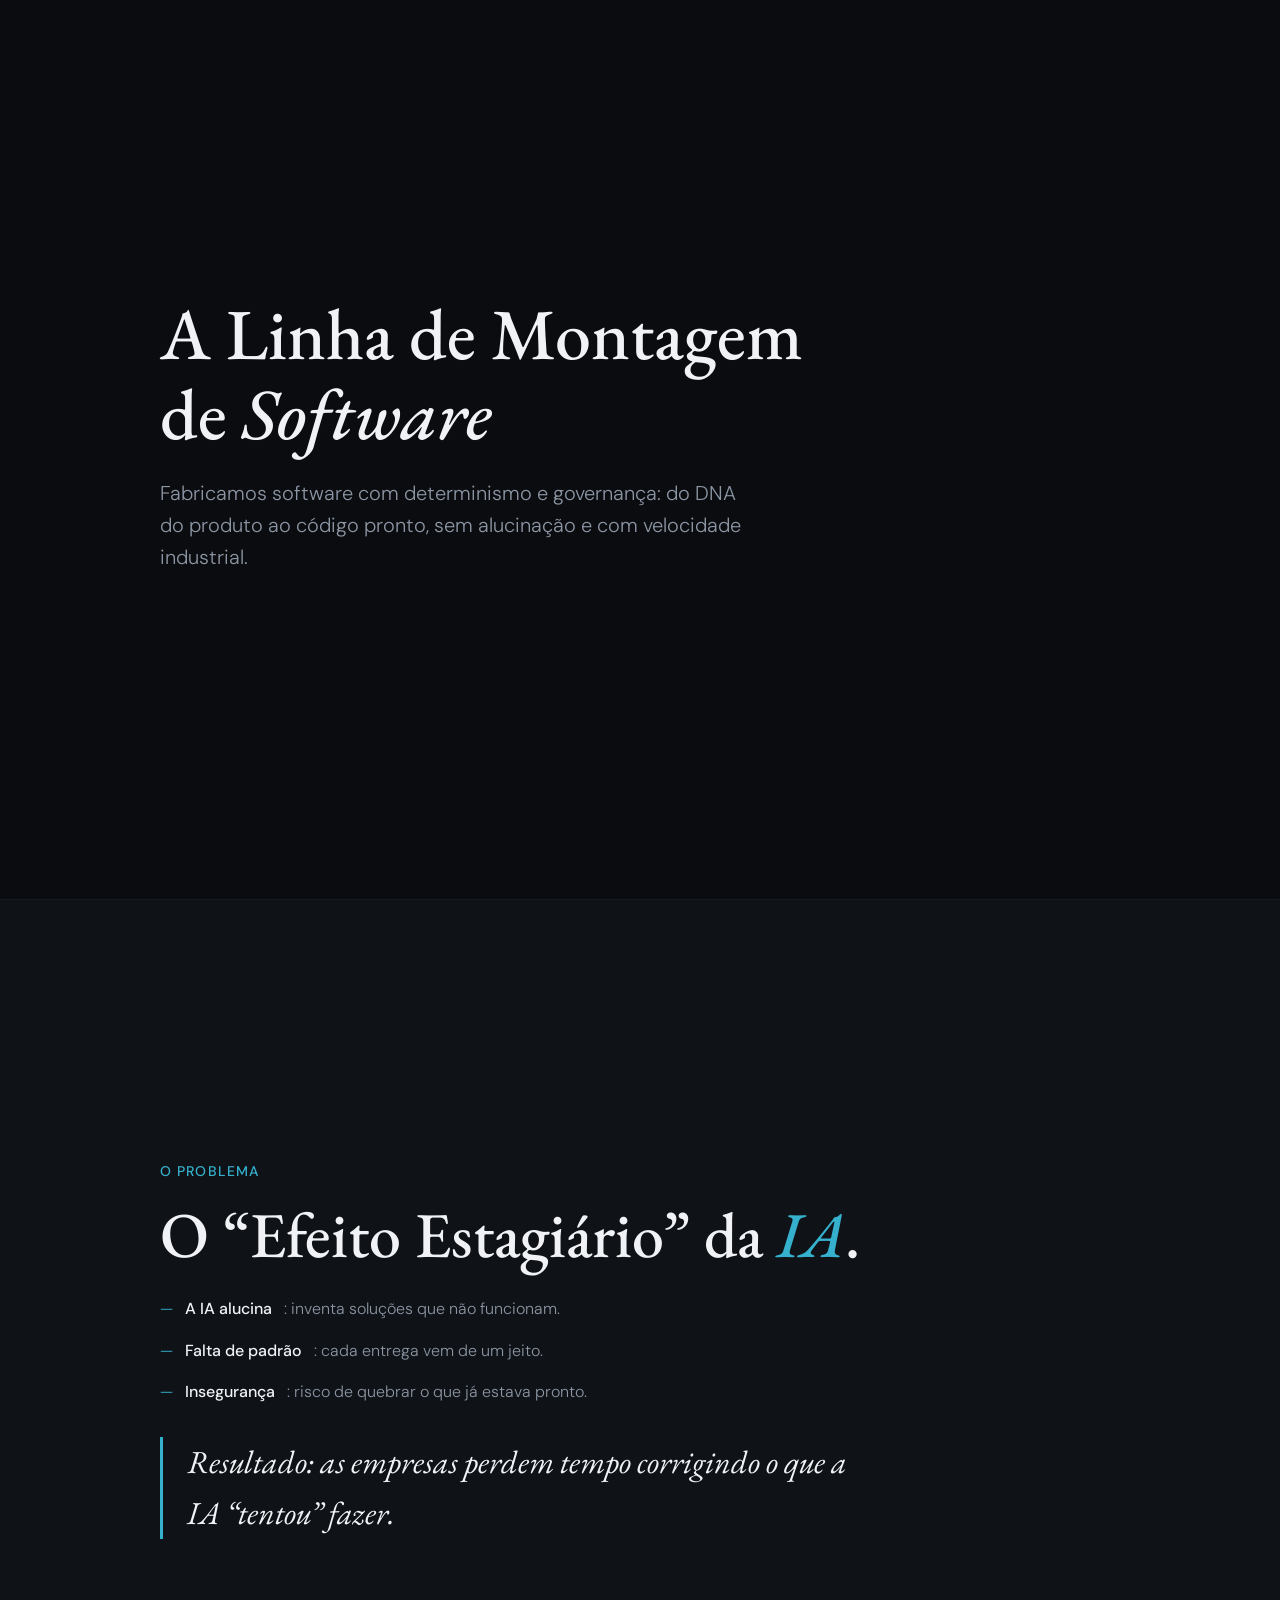
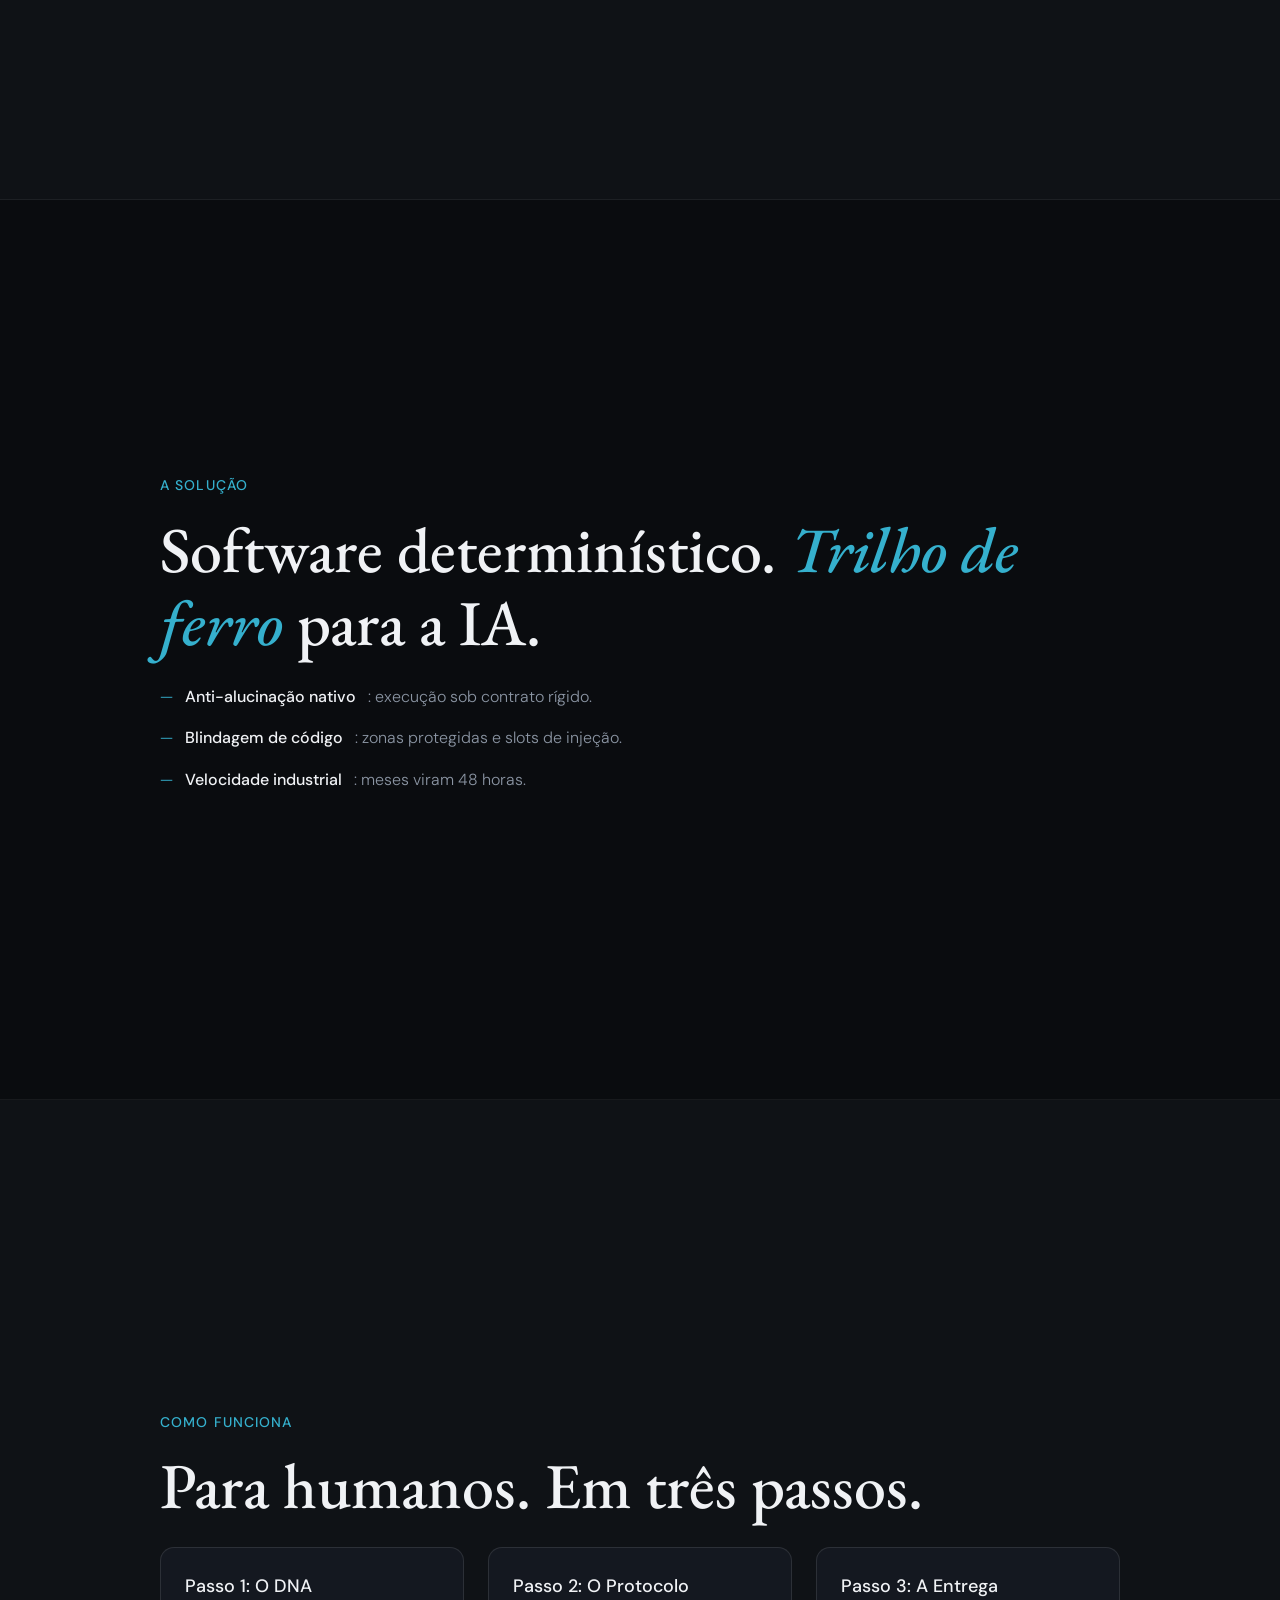
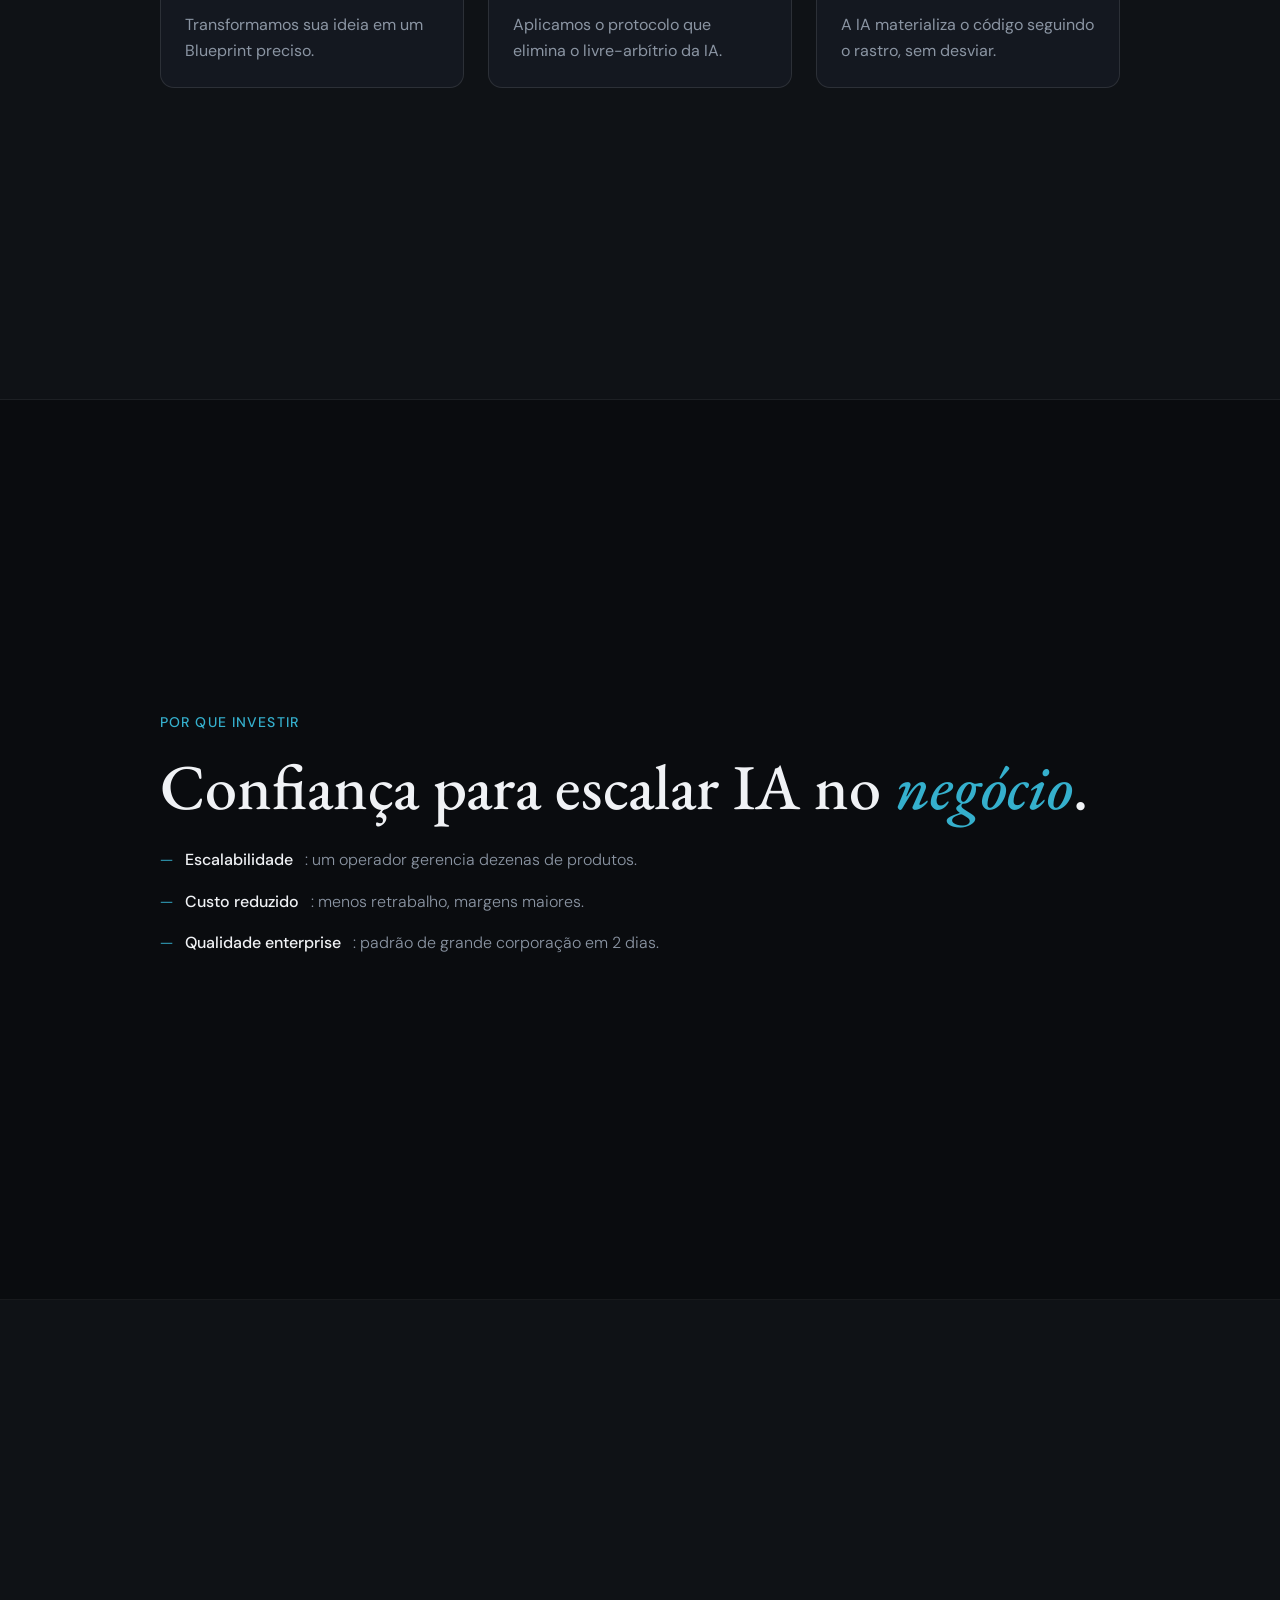
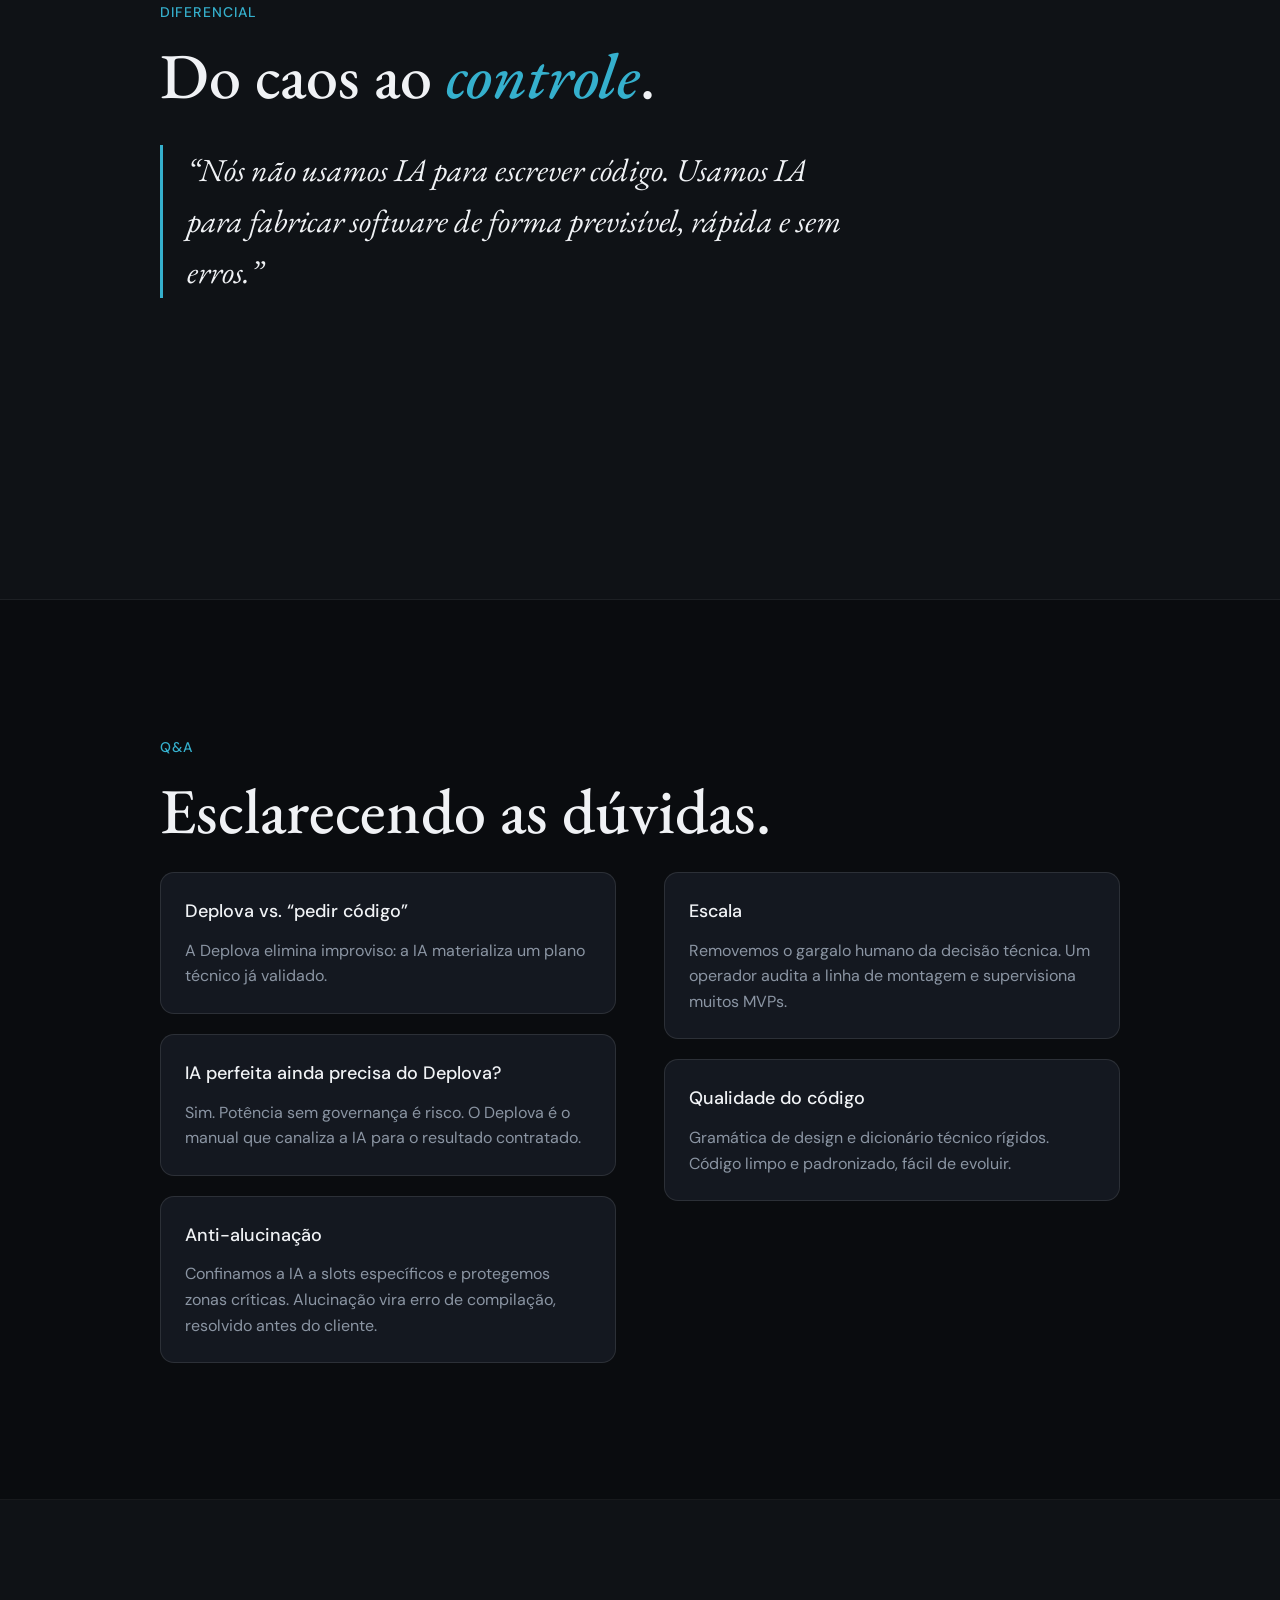
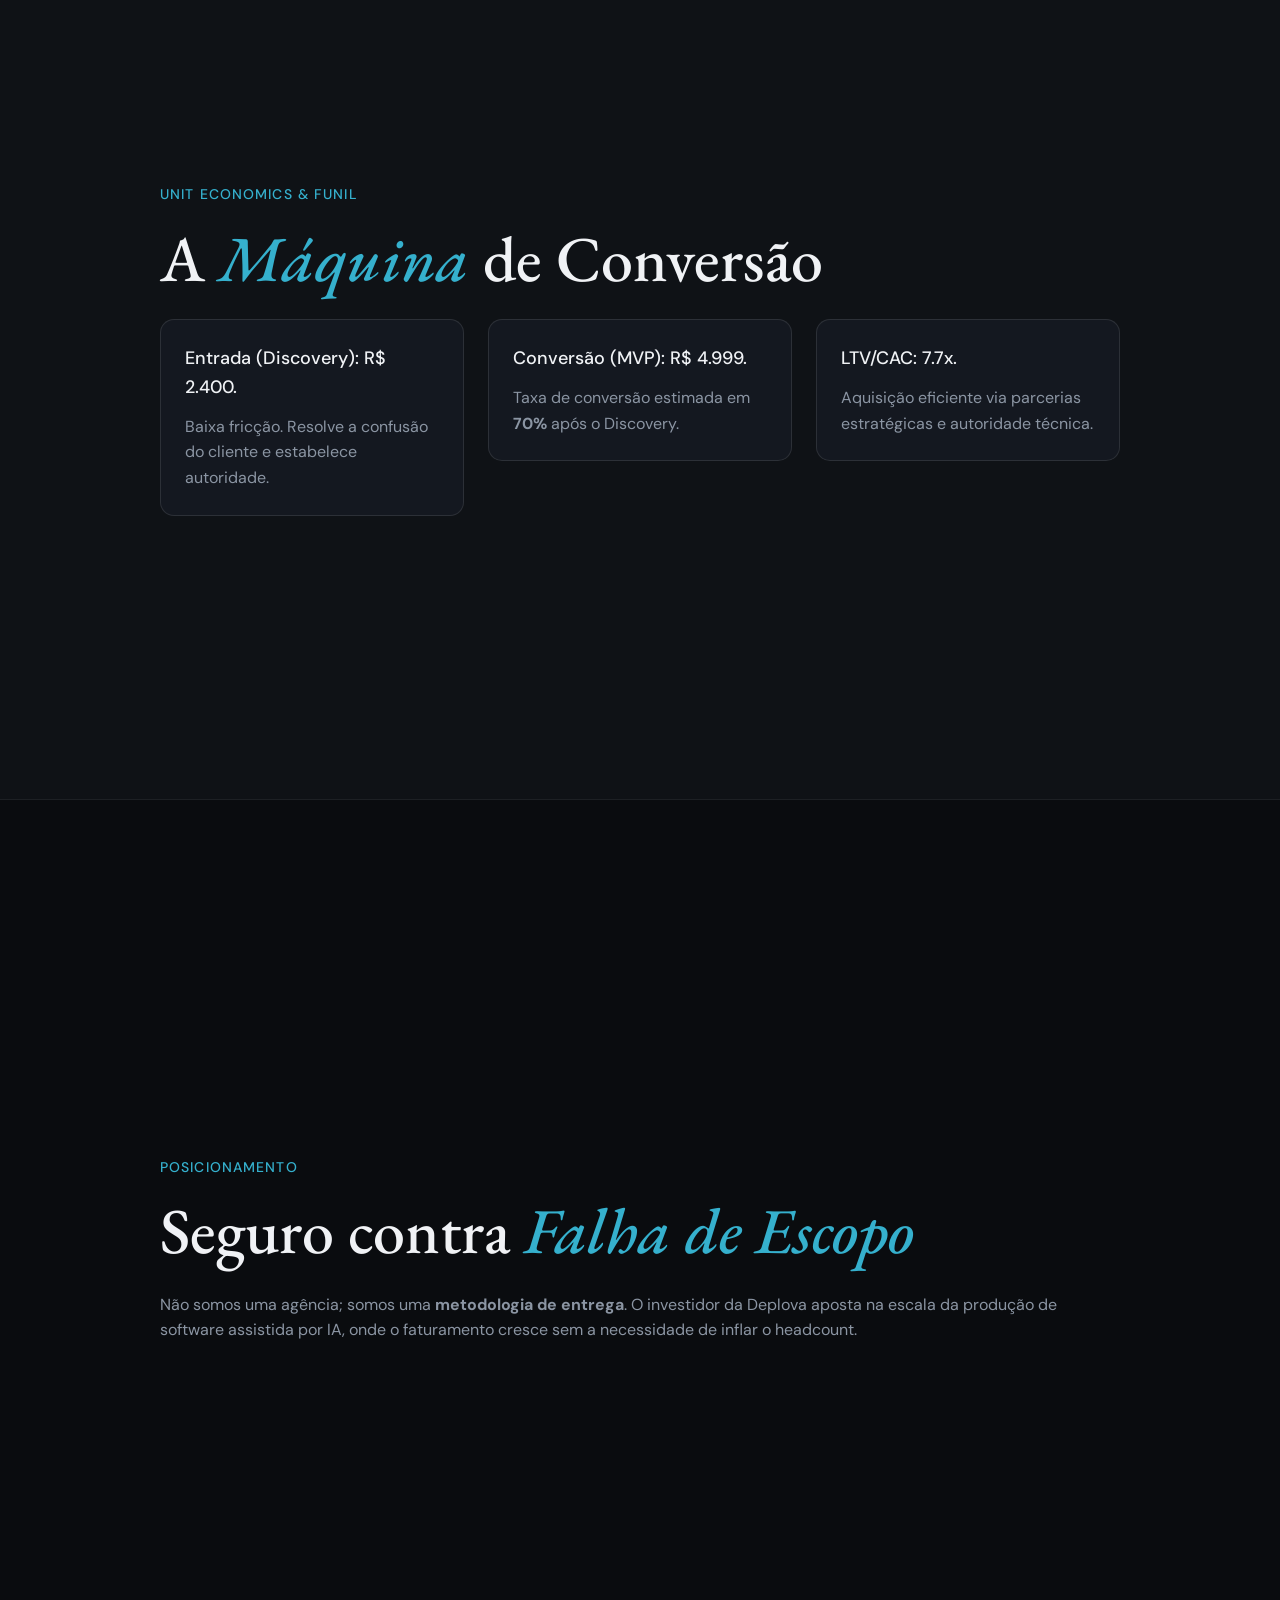
<file: mini-deck.html>
<!DOCTYPE html>
<html lang="pt-BR">
<head>
  <meta charset="UTF-8">
  <meta name="viewport" content="width=device-width, initial-scale=1.0">
  <title>Deplova — Mini Deck</title>
  <link rel="preconnect" href="https://fonts.googleapis.com">
  <link rel="preconnect" href="https://fonts.gstatic.com" crossorigin>
  <link href="https://fonts.googleapis.com/css2?family=EB+Garamond:ital,wght@0,400;0,500;0,600;0,700;1,400;1,700&family=DM+Sans:wght@300;400;500&display=swap" rel="stylesheet">
  <style>
    *, *::before, *::after { box-sizing: border-box; margin: 0; padding: 0; }
    :root {
      --font-display: 'EB Garamond', Georgia, serif;
      --font-body:    'DM Sans', system-ui, sans-serif;
      --font-mono:    'DM Sans', system-ui, sans-serif;
      --bg-base:    #0a0c0f;
      --bg-surface: #0f1216;
      --bg-raised:  #141820;
      --border-subtle: rgba(255,255,255,.06);
      --border-mid:    rgba(255,255,255,.10);
      --text-primary:   #f0f2f5;
      --text-secondary: #8b95a3;
      --text-muted:     #4a5568;
      --accent:     #35B0CD;
      --accent-dim: rgba(53,176,205,.10);
      --green:      #3dd68c;
      --green-dim:  rgba(61,214,140,.10);
      --indigo:     #818CF8;
      --indigo-dim: rgba(129,140,248,.10);
      --container-max: 960px;
      --radius-sm: 6px; --radius-md: 10px; --radius-lg: 14px;
      --space-1: 4px;  --space-2: 8px;   --space-3: 12px;  --space-4: 16px;
      --space-5: 20px; --space-6: 24px;  --space-8: 32px;  --space-10: 40px;
      --space-12: 48px; --space-16: 64px; --space-20: 80px;
      --text-xs: .75rem;  --text-sm: .875rem; --text-base: 1rem;
      --text-lg: 1.125rem; --text-xl: 1.25rem; --text-2xl: 1.5rem;
    }
    html { scroll-behavior: smooth; }
    body {
      background: var(--bg-base);
      color: var(--text-primary);
      font-family: var(--font-body);
      font-size: 16px;
      line-height: 1.6;
      -webkit-font-smoothing: antialiased;
    }
    .pitch-wrap { display: flex; flex-direction: column; }
    .slide {
      min-height: 100vh; display: flex;
      align-items: center; justify-content: center;
      padding: var(--space-20) var(--space-8);
      border-bottom: 1px solid var(--border-subtle);
    }
    .slide:nth-child(even) { background: var(--bg-surface); }
    .slide__inner { width: 100%; max-width: var(--container-max); margin: 0 auto; }
    .slide__number {
      font-family: var(--font-mono); font-size: var(--text-xs);
      color: var(--text-muted); letter-spacing: .12em;
      text-transform: uppercase; margin-bottom: var(--space-6);
      font-weight: 400;
    }
    .slide__label {
      font-family: var(--font-mono); font-size: var(--text-sm);
      color: var(--accent); letter-spacing: .08em;
      text-transform: uppercase; margin-bottom: var(--space-4);
      font-weight: 500;
    }
    .slide__title {
      font-family: var(--font-display);
      font-size: clamp(2.25rem, 5vw, 4rem);
      font-weight: 500; color: var(--text-primary);
      line-height: 1.15; margin-bottom: var(--space-6);
    }
    .slide__title em { font-style: italic; color: var(--accent); }
    .slide__body {
      font-family: var(--font-body); font-size: var(--text-lg);
      color: var(--text-secondary); line-height: 1.7;
      max-width: 680px; margin-bottom: var(--space-8);
      font-weight: 300;
    }
    .slide__impact {
      font-family: var(--font-display);
      font-size: clamp(1.375rem, 2.5vw, 2rem);
      font-style: italic; color: var(--text-primary);
      border-left: 3px solid var(--accent);
      padding-left: var(--space-6); margin-top: var(--space-8);
      max-width: 700px;
    }
    .slide--cover { background: var(--bg-base); text-align: left; position: relative; overflow: hidden; }
    .cover-tagline {
      font-family: var(--font-display);
      font-size: clamp(2.5rem, 6vw, 4.5rem);
      color: var(--text-primary); line-height: 1.1;
      margin-bottom: var(--space-6); font-weight: 500;
    }
    .cover-sub {
      font-family: var(--font-body); font-size: var(--text-xl);
      color: var(--text-secondary); max-width: 600px;
      margin-bottom: var(--space-8); font-weight: 300;
    }
    .pitch-bullets {
      list-style: none; padding: 0; margin: 0 0 var(--space-8);
      display: flex; flex-direction: column; gap: var(--space-4);
    }
    .pitch-bullets li {
      font-family: var(--font-body); font-size: var(--text-base);
      color: var(--text-secondary); display: flex;
      align-items: flex-start; gap: var(--space-3);
      font-weight: 300;
    }
    .pitch-bullets li::before { content: "—"; color: var(--accent); flex-shrink: 0; }
    .pitch-bullets li strong { color: var(--text-primary); font-weight: 500; }
    .grid-2 { display: grid; grid-template-columns: 1fr 1fr; gap: var(--space-12); align-items: start; }
    .grid-2 > * { min-width: 0; }
    .grid-3 { display: grid; grid-template-columns: 1fr 1fr 1fr; gap: var(--space-6); align-items: start; }
    @media(max-width:768px) { .grid-2 { grid-template-columns: 1fr; } .grid-3 { grid-template-columns: 1fr; } }
    .card {
      background: var(--bg-raised); border: 1px solid var(--border-mid); border-radius: var(--radius-lg);
      padding: var(--space-6);
    }
    .card__title { font-family: var(--font-body); font-size: var(--text-lg); color: var(--text-primary); font-weight: 500; margin-bottom: var(--space-3); }
    .card__desc  { font-family: var(--font-body); font-size: var(--text-base); color: var(--text-secondary); line-height: 1.6; }
    .btn { display: inline-flex; align-items: center; gap: var(--space-2); padding: var(--space-4) var(--space-8); border-radius: var(--radius-md); font-family: var(--font-body); font-size: var(--text-base); font-weight: 500; text-decoration: none; transition: all .2s; cursor: pointer; border: none; }
    .btn--primary { background: var(--accent); color: #0a0c0f; }
    .btn--primary:hover { background: #4dc8e8; box-shadow: 0 0 24px rgba(53,176,205,.3); }
    .links { list-style: none; padding: 0; margin: 20px 0 0; }
    .links li { display: inline-block; margin: 0 10px; }
    .quote-box {
      background: var(--indigo-dim); border: 1px solid rgba(129,140,248,.25);
      border-radius: var(--radius-md); padding: var(--space-5);
      color: var(--text-primary); font-family: var(--font-body);
    }
  </style>
</head>
<body>
  <main class="pitch-wrap" id="pitch">
    <section class="slide slide--cover" id="slide-0">
      <div class="slide__inner">
        <h1 class="cover-tagline">A Linha de Montagem<br> de <em>Software</em></h1>
        <p class="cover-sub">Fabricamos software com determinismo e governança: do DNA do produto ao código pronto, sem alucinação e com velocidade industrial.</p>
      </div>
    </section>
    <section class="slide" id="slide-1" aria-labelledby="s1-title">
      <div class="slide__inner">
        <p class="slide__label">O Problema</p>
        <h1 id="s1-title" class="slide__title">O “Efeito Estagiário” da <em>IA</em>.</h1>
        <ul class="pitch-bullets">
          <li><strong>A IA alucina</strong>: inventa soluções que não funcionam.</li>
          <li><strong>Falta de padrão</strong>: cada entrega vem de um jeito.</li>
          <li><strong>Insegurança</strong>: risco de quebrar o que já estava pronto.</li>
        </ul>
        <p class="slide__impact">Resultado: as empresas perdem tempo corrigindo o que a IA “tentou” fazer.</p>
      </div>
    </section>
    <section class="slide" id="slide-2" aria-labelledby="s2-title">
      <div class="slide__inner">
        <p class="slide__label">A Solução</p>
        <h1 id="s2-title" class="slide__title">Software determinístico. <em>Trilho de ferro</em> para a IA.</h1>
        <ul class="pitch-bullets">
          <li><strong>Anti-alucinação nativo</strong>: execução sob contrato rígido.</li>
          <li><strong>Blindagem de código</strong>: zonas protegidas e slots de injeção.</li>
          <li><strong>Velocidade industrial</strong>: meses viram 48 horas.</li>
        </ul>
      </div>
    </section>
    <section class="slide" id="slide-3" aria-labelledby="s3-title">
      <div class="slide__inner">
        <p class="slide__label">Como Funciona</p>
        <h1 id="s3-title" class="slide__title">Para humanos. Em três passos.</h1>
        <div class="grid-3">
          <div class="card">
            <div class="card__title">Passo 1: O DNA</div>
            <div class="card__desc">Transformamos sua ideia em um Blueprint preciso.</div>
          </div>
          <div class="card">
            <div class="card__title">Passo 2: O Protocolo</div>
            <div class="card__desc">Aplicamos o protocolo que elimina o livre-arbítrio da IA.</div>
          </div>
          <div class="card">
            <div class="card__title">Passo 3: A Entrega</div>
            <div class="card__desc">A IA materializa o código seguindo o rastro, sem desviar.</div>
          </div>
        </div>
      </div>
    </section>
    <section class="slide" id="slide-4" aria-labelledby="s4-title">
      <div class="slide__inner">
        <p class="slide__label">Por que investir</p>
        <h1 id="s4-title" class="slide__title">Confiança para escalar IA no <em>negócio</em>.</h1>
        <ul class="pitch-bullets">
          <li><strong>Escalabilidade</strong>: um operador gerencia dezenas de produtos.</li>
          <li><strong>Custo reduzido</strong>: menos retrabalho, margens maiores.</li>
          <li><strong>Qualidade enterprise</strong>: padrão de grande corporação em 2 dias.</li>
        </ul>
      </div>
    </section>
    <section class="slide" id="slide-5" aria-labelledby="s5-title">
      <div class="slide__inner">
        <p class="slide__label">Diferencial</p>
        <h1 id="s5-title" class="slide__title">Do caos ao <em>controle</em>.</h1>
        <p class="slide__impact">“Nós não usamos IA para escrever código. Usamos IA para fabricar software de forma previsível, rápida e sem erros.”</p>
      </div>
    </section>
    <section class="slide" id="slide-6" aria-labelledby="s6-title">
      <div class="slide__inner">
        <p class="slide__label">Q&A</p>
        <h1 id="s6-title" class="slide__title">Esclarecendo as dúvidas.</h1>
        <div class="grid-2">
          <div>
            <div class="card">
              <div class="card__title">Deplova vs. “pedir código”</div>
              <div class="card__desc">A Deplova elimina improviso: a IA materializa um plano técnico já validado.</div>
            </div>
            <div class="card" style="margin-top:20px">
              <div class="card__title">IA perfeita ainda precisa do Deplova?</div>
              <div class="card__desc">Sim. Potência sem governança é risco. O Deplova é o manual que canaliza a IA para o resultado contratado.</div>
            </div>
            <div class="card" style="margin-top:20px">
              <div class="card__title">Anti-alucinação</div>
              <div class="card__desc">Confinamos a IA a slots específicos e protegemos zonas críticas. Alucinação vira erro de compilação, resolvido antes do cliente.</div>
            </div>
          </div>
          <div>
            <div class="card">
              <div class="card__title">Escala</div>
              <div class="card__desc">Removemos o gargalo humano da decisão técnica. Um operador audita a linha de montagem e supervisiona muitos MVPs.</div>
            </div>
            <div class="card" style="margin-top:20px">
              <div class="card__title">Qualidade do código</div>
              <div class="card__desc">Gramática de design e dicionário técnico rígidos. Código limpo e padronizado, fácil de evoluir.</div>
            </div>
          </div>
        </div>
      </div>
    </section>
    
    <section class="slide" id="slide-8" aria-labelledby="s8-title">
      <div class="slide__inner">
        <p class="slide__label">Unit Economics & Funil</p>
        <h1 id="s8-title" class="slide__title">A <em>Máquina</em> de Conversão</h1>
        <div class="grid-3">
          <div class="card">
            <div class="card__title">Entrada (Discovery): R$ 2.400.</div>
            <div class="card__desc">Baixa fricção. Resolve a confusão do cliente e estabelece autoridade.</div>
          </div>
          <div class="card">
            <div class="card__title">Conversão (MVP): R$ 4.999.</div>
            <div class="card__desc">Taxa de conversão estimada em <strong>70%</strong> após o Discovery.</div>
          </div>
          <div class="card">
            <div class="card__title">LTV/CAC: 7.7x.</div>
            <div class="card__desc">Aquisição eficiente via parcerias estratégicas e autoridade técnica.</div>
          </div>
        </div>
      </div>
    </section>
    <section class="slide" id="slide-9" aria-labelledby="s9-title">
      <div class="slide__inner">
        <p class="slide__label">Posicionamento</p>
        <h1 id="s9-title" class="slide__title">Seguro contra <em>Falha de Escopo</em></h1>
        <p class="card__desc">Não somos uma agência; somos uma <strong>metodologia de entrega</strong>. O investidor da Deplova aposta na escala da produção de software assistida por IA, onde o faturamento cresce sem a necessidade de inflar o headcount.</p>
      </div>
    </section>
  </main>
</body>
</html>
</file>
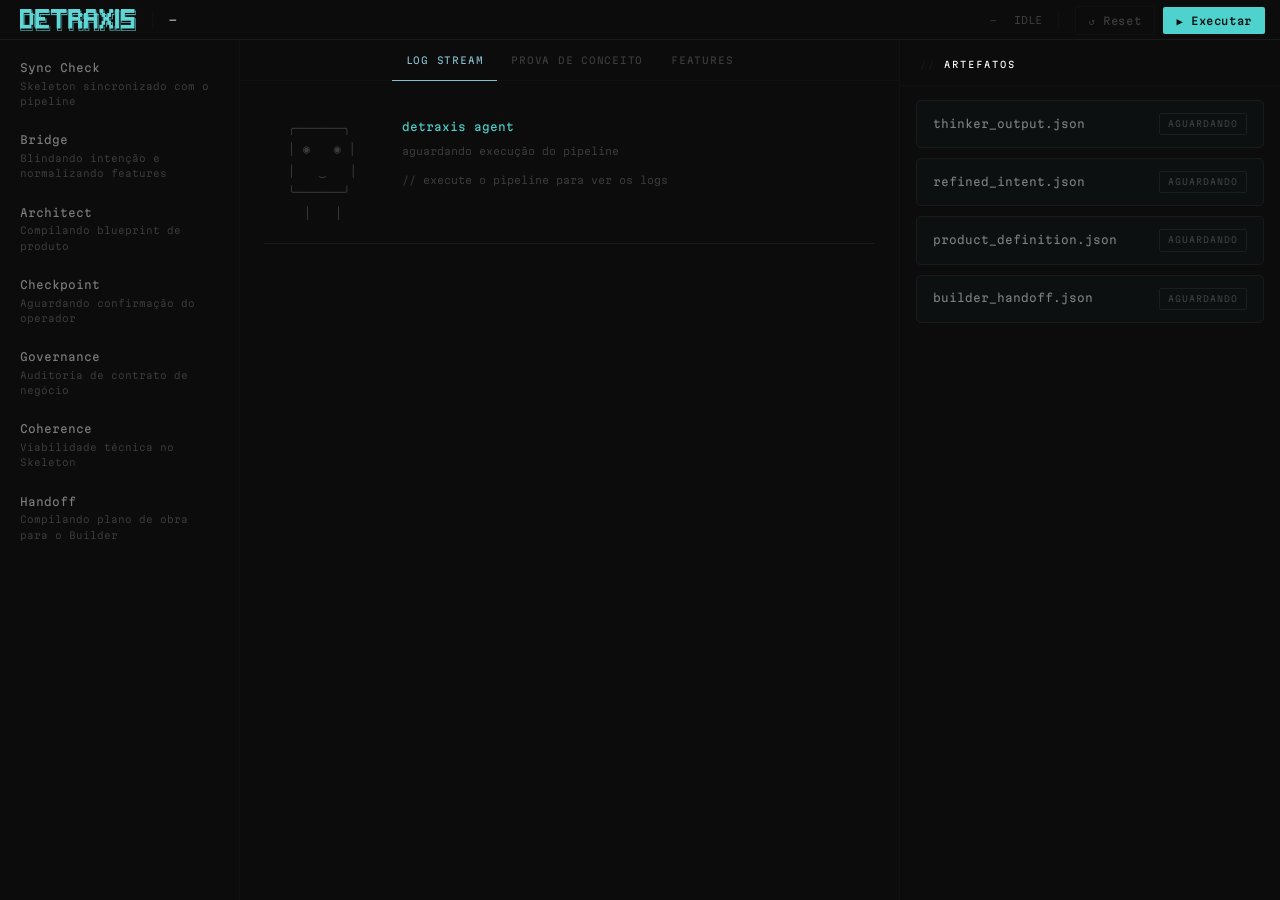
<file: pipeline/bat-pipeline.html>
<!DOCTYPE html>
<html lang="pt-BR">
<head>
<meta charset="UTF-8">
<meta name="viewport" content="width=device-width, initial-scale=1.0">
<meta name="robots" content="noindex, nofollow">
<title>Detraxis — Pipeline</title>
<link rel="preconnect" href="https://fonts.googleapis.com">
<link href="https://fonts.googleapis.com/css2?family=Martian+Mono:wght@100;200;300;400;500;600&display=swap" rel="stylesheet">
<link rel="icon" href="../site/img/favicon.png" type="image/png">
<style>
*,*::before,*::after{box-sizing:border-box;margin:0;padding:0}
:root {
  --bg:  #0C0C0C;
  --c:   #4DD2CD;
  --c2:  #fff;
  --c3:  #85BECD;
  --grn: #3DD68C;
  --acc: #85BECD;
  --amb: #F0C040;
  --red: #E05C6A;
  --bdr: #111;
  --t1:  rgba(255,255,255,.88);
  --t2:  rgba(255,255,255,.46);
  --t3:  rgba(255,255,255,.20);
  --t4:  rgba(255,255,255,.06);
  --fm:  'Martian Mono', monospace;
}
html,body{height:100%;overflow:hidden;}
body{background:var(--bg);color:var(--t2);font-family:var(--fm);font-size:12px;line-height:1.9;font-weight:300;-webkit-font-smoothing:antialiased;}

/* ── APP ── */
.app{display:grid;grid-template-rows:40px 1fr;height:100vh;}

/* ── HEADER ── */
header{
  display:flex;align-items:center;padding:10px 15px 10px 20px;gap:16px;
  background:var(--bg);position:sticky;top:0;z-index:100;
  position:relative;overflow:hidden;
}
.logo img{height:22px;display:block;}
.hdr-div{width:1px;height:16px;background:var(--bdr);}
.hdr-right{display:flex;align-items:center;gap:16px;margin-left:auto;font-size:10px;color:var(--t3);}
#project-name{color:var(--t1);font-size:11px;}
#run-id{font-size:9.5px;letter-spacing:.03em;}
.badge{
  display:flex;align-items:center;gap:5px;
  padding:2px 9px;border-radius:2px;font-size:9px;font-weight:400;
  letter-spacing:.14em;text-transform:uppercase;border:1px solid var(--bdr);color:var(--t3);
}
.badge .dot{width:5px;height:5px;border-radius:50%;background:currentColor;}
.badge.running{border-color:var(--c3);color:var(--c);}
.badge.running .dot{animation:pulse .9s infinite;}
.badge.done{border-color:rgba(61,214,140,.2);color:var(--grn);}
.badge.error{border-color:rgba(224,92,106,.2);color:var(--red);}
@keyframes pulse{0%,100%{opacity:1}50%{opacity:.25}}

/* ── MAIN ── */
main{display:grid;grid-template-columns:240px 1fr 380px;height:calc(100vh - 40px);overflow:hidden;}
.col{border-right:1px solid var(--bdr);overflow-y:auto;display:flex;flex-direction:column;}
.col:last-child{border-right:none;}
.col::-webkit-scrollbar{width:2px;}
.col::-webkit-scrollbar-thumb{background:var(--t4);}

/* ── COL HEADER ── */
.col-hdr{
  padding:16px 20px 12px;border-bottom:1px solid var(--bdr);flex-shrink:0;
  font-size:9px;font-weight:400;color:var(--c2);letter-spacing:.22em;text-transform:uppercase;
  display:flex;align-items:center;gap:8px;
}
.col-hdr::before{content:"//";color:var(--t4);}

/* ── BUTTONS ── */
.hdr-btns{display:flex;align-items:center;gap:8px;}
.btn{
  font-family:var(--fm);font-size:10.5px;font-weight:400;
  padding:7px 13px;border-radius:2px;cursor:pointer;
  letter-spacing:.06em;transition:all .18s;border:none;
  display:flex;align-items:center;gap:6px;
}
.btn-primary{background:var(--c);color:#0C0C0C;font-weight:500;}
.btn-primary:hover{background:#5EDFDA;}
.btn-primary:disabled{opacity:.35;cursor:not-allowed;}
.btn-ghost{background:transparent;color:var(--t3);border:1px solid var(--bdr);}
.btn-ghost:hover{border-color:var(--c3);color:var(--t2);}
.btn-confirm{background:var(--grn);color:#0C0C0C;font-weight:500;}
.btn-confirm:hover{background:#4FE09E;}
.btn-danger{background:transparent;color:var(--red);border:1px solid rgba(224,92,106,.2);}
.btn-danger:hover{background:rgba(224,92,106,.07);}

/* ── PROGRESS ── */
.prog{position:absolute;bottom:0;left:0;right:0;height:1px;background:var(--t4);}
.prog-fill{height:100%;background:var(--c);transition:width .4s ease;box-shadow:0 0 6px rgba(77,210,205,.35);}

/* ── PIPELINE STEPS ── */
.pipeline{display:flex;flex-direction:column;padding:8px 20px;}
.step{
  display:flex;gap:12px;padding:10px 0;
  cursor:pointer;transition:padding .12s;
}
.step:hover{padding-left:3px;}
.step-indicator{display:none;}
.step-ind{display:none;}
.step-dot{display:none;}
.step-ln{display:none;}
.step-name{font-size:11px;font-weight:400;color:var(--t2);}
.step-desc{font-size:9.5px;color:var(--t3);line-height:1.6;}
.step-time{font-size:8.5px;color:var(--acc);opacity:.8;margin-top:1px;}
@keyframes stepBlink{0%,100%{color:#fff}50%{color:var(--c)}}
.step.running .step-name{animation:stepBlink .7s infinite;}
.step.done .step-name{color:var(--grn);}
.step.error .step-name{color:var(--red);}
.step.waiting .step-name{color:var(--amb);}

/* ── CENTER ── */
.center-col{display:flex;flex-direction:column;overflow:hidden;position:relative;border-right:1px solid var(--bdr);}
.tabs{display:flex;justify-content:center;border-bottom:1px solid var(--bdr);padding:0 20px;}
.tab{padding:11px 14px;font-size:9.5px;font-weight:400;color:var(--t3);cursor:pointer;transition:color .15s;letter-spacing:.08em;text-transform:uppercase;border-bottom:1.5px solid transparent;margin-bottom:-1px;}
.tab:hover{color:var(--t2);}
.tab.active{color:var(--acc);border-bottom-color:var(--acc);}
.tab-content{display:none;flex:1;overflow-y:auto;padding:20px 24px;}
.tab-content.active{display:block;}
.tab-content::-webkit-scrollbar{width:2px;}
.tab-content::-webkit-scrollbar-thumb{background:var(--t4);}

/* ── LOG STREAM ── */
.log-mascot{display:flex;gap:20px;align-items:flex-start;padding:16px 0 14px;border-bottom:1px solid var(--t4);margin-bottom:4px;}
.log-mascot-pre{font-family:var(--fm);font-size:11.5px;line-height:1.9;flex-shrink:0;}
.log-mascot-msg{font-size:12px;color:var(--t2);padding-top:4px;line-height:2;}
.log-stream{display:flex;flex-direction:column;gap:0;font-size:13.5px;}
.log-mascot{
  display:flex;gap:20px;align-items:flex-start;
  padding:16px 0 20px;border-bottom:1px solid var(--t4);margin-bottom:8px;
}
.log-mascot pre{font-family:var(--fm);font-size:11.5px;line-height:1.85;display:inline-block;}
.log-mascot-info{display:flex;flex-direction:column;justify-content:center;gap:4px;}
.log-mascot-title{font-size:11px;font-weight:400;color:var(--t1);}
.log-mascot-sub{font-size:10px;color:var(--t3);}

.log-line{
  display:grid;grid-template-columns:54px 140px 1fr;
  gap:0 12px;padding:5px 0;
  border-bottom:1px solid var(--t4);
  align-items:baseline;line-height:2.1;
}
.log-line:last-child{border-bottom:none;}
.log-time{font-size:9.5px;color:var(--acc);opacity:.7;}
.log-event{font-size:9.5px;color:var(--acc);letter-spacing:.04em;}
.log-msg{font-size:12px;color:var(--t2);}
.log-line.success .log-msg{color:var(--grn);}
.log-line.warn .log-msg{color:var(--amb);}
.log-line.error .log-msg{color:var(--red);}

/* ── EMPTY ── */
.empty{display:flex;flex-direction:column;align-items:center;justify-content:center;gap:10px;padding:48px 20px;color:var(--t3);text-align:center;font-size:11px;}
.empty-icon{font-size:18px;color:var(--c3);}

/* ── CHECKPOINT ── */
.checkpoint-banner{
  position:absolute;bottom:0;left:0;right:0;
  background:var(--bg);border-top:1.5px solid rgba(240,192,64,.28);
  display:flex;align-items:center;gap:16px;padding:12px 20px;
  opacity:0;pointer-events:none;transform:translateY(100%);
  transition:opacity .2s,transform .2s ease;z-index:10;
}
.checkpoint-banner.visible{opacity:1;pointer-events:all;transform:translateY(0);}
.checkpoint-title{font-size:9.5px;font-weight:500;color:var(--amb);letter-spacing:.14em;text-transform:uppercase;display:flex;align-items:center;gap:6px;flex-shrink:0;}
.checkpoint-title::before{content:"⚠";}
.checkpoint-desc{font-size:11px;color:var(--t2);line-height:1.7;flex:1;}
.checkpoint-actions{display:flex;gap:8px;flex-shrink:0;}

/* ── POC ── */
.poc-container{display:flex;flex-direction:column;gap:18px;}
.poc-title{font-size:13px;font-weight:400;color:var(--t1);}
.poc-sub{font-size:9.5px;color:var(--t3);margin-top:2px;}
.sec-lbl{font-size:9px;font-weight:400;color:var(--c2);letter-spacing:.22em;text-transform:uppercase;padding-bottom:9px;border-bottom:1px solid var(--t4);}
.wireframe{border:1px solid var(--bdr);border-radius:4px;overflow:hidden;}
.wireframe-bar{padding:7px 12px;display:flex;gap:5px;border-bottom:1px solid var(--t4);}
.wf-dot{width:8px;height:8px;border-radius:50%;}
.wireframe-body{display:flex;height:110px;}
.wf-sidebar{width:44px;border-right:1px solid var(--t4);padding:10px 7px;display:flex;flex-direction:column;gap:7px;}
.wf-nav-item{height:6px;background:var(--t4);border-radius:1px;}
.wf-nav-item.active{background:var(--c3);}
.wf-main{flex:1;padding:10px;display:flex;flex-direction:column;gap:8px;}
.wf-stats{display:flex;gap:7px;}
.wf-stat{flex:1;background:var(--t4);border-radius:2px;height:28px;overflow:hidden;display:flex;align-items:flex-end;padding:3px;}
.wf-stat-bar{height:3px;background:var(--c3);border-radius:1px;}
.wf-block{flex:1;border:1px solid var(--t4);border-radius:2px;overflow:hidden;}
.wf-block-header{height:10px;background:var(--t4);border-bottom:1px solid rgba(255,255,255,.03);}
.wf-rows{padding:5px;display:flex;flex-direction:column;gap:4px;}
.wf-row{height:4px;background:var(--t4);border-radius:1px;}
.arch-grid{display:grid;grid-template-columns:1fr 1fr;gap:7px;}
.arch-card{border:1px solid var(--bdr);border-radius:3px;padding:10px 12px;}
.arch-card-label{font-size:8.5px;color:var(--t3);letter-spacing:.12em;text-transform:uppercase;margin-bottom:3px;}
.arch-card-value{font-size:11px;font-weight:400;color:var(--c);}
.routes{display:flex;flex-direction:column;}
.route{display:grid;grid-template-columns:36px 110px 1fr;gap:0 10px;padding:5px 0;border-bottom:1px solid var(--t4);font-size:11px;line-height:1.8;align-items:baseline;}
.route:last-child{border-bottom:none;}
.route-method{font-size:8.5px;color:var(--grn);letter-spacing:.1em;}
.route-path{color:var(--c);font-weight:400;}
.route-comp{color:var(--t3);font-size:10px;}
.caps{display:flex;flex-wrap:wrap;gap:6px;}
.cap{font-size:8.5px;font-weight:400;letter-spacing:.12em;text-transform:uppercase;padding:2px 9px;border-radius:2px;}
.cap.active{color:var(--grn);border:1px solid rgba(61,214,140,.2);}
.cap.blocked{color:var(--t3);border:1px solid var(--t4);text-decoration:line-through;}
.feature-list{display:flex;flex-direction:column;}
.feature-item{display:flex;gap:12px;align-items:baseline;padding:7px 0;border-bottom:1px solid var(--t4);font-size:11px;}
.feature-item:last-child{border-bottom:none;}
.feature-priority{font-size:8.5px;font-weight:400;letter-spacing:.1em;padding:2px 8px;border-radius:2px;flex-shrink:0;}
.feature-priority.p0{color:var(--c);border:1px solid var(--c3);}
.feature-priority.p1{color:var(--amb);border:1px solid rgba(240,192,64,.2);}
.feature-priority.p2{color:var(--t3);border:1px solid var(--t4);}
.feature-title{color:var(--t1);}
.feature-note{font-size:9.5px;color:var(--amb);margin-top:1px;}

/* ── ARTIFACTS (right col) ── */
.artifacts{display:flex;flex-direction:column;gap:8px;padding:14px 16px;}
.artifact{border:1px solid var(--bdr);border-radius:4px;overflow:hidden;transition:border-color .18s;}
.artifact:hover{border-color:var(--c3);}
.artifact-header{display:flex;align-items:center;padding:10px 14px;cursor:pointer;justify-content:space-between;}
.artifact-name{display:flex;align-items:center;gap:8px;font-size:11px;font-weight:400;color:var(--t2);}
.artifact-icon{font-size:11px;color:var(--c2);}
.astatus{font-size:8.5px;font-weight:400;letter-spacing:.12em;text-transform:uppercase;padding:2px 8px;border-radius:2px;}
.astatus.pending{color:var(--t3);border:1px solid var(--t4);}
.astatus.ready{color:var(--grn);border:1px solid rgba(61,214,140,.2);}
.astatus.active{color:var(--c);border:1px solid var(--c3);}
.artifact-body{display:none;border-top:1px solid var(--t4);}
.artifact-body.open{display:block;}
.artifact-body pre{padding:14px;font-size:9.5px;line-height:1.8;color:var(--t2);overflow-x:auto;white-space:pre;max-height:200px;overflow-y:auto;}
.artifact-body pre::-webkit-scrollbar{width:2px;height:2px;}
.artifact-body pre::-webkit-scrollbar-thumb{background:var(--t4);}

::-webkit-scrollbar{width:2px;}
::-webkit-scrollbar-thumb{background:var(--t4);}

/* token colors for log */
.ok{color:var(--grn);}
.cy{color:var(--c);}
.lo{color:var(--t3);}

/* ── ARTIFACT IMPROVEMENTS ── */
.artifact{border:1px solid var(--t4);border-radius:5px;overflow:hidden;transition:border-color .2s;margin-bottom:10px;}
.artifact:last-child{margin-bottom:0;}
.artifact:hover{border-color:var(--c3);}
.artifact-header{display:flex;align-items:center;padding:12px 16px;cursor:pointer;justify-content:space-between;background:rgba(77,210,205,.018);user-select:none;}
.artifact-header:hover{background:rgba(77,210,205,.03);}
.artifact-status{font-size:9px;font-weight:500;letter-spacing:.12em;text-transform:uppercase;padding:3px 10px;border-radius:20px;display:flex;align-items:center;gap:5px;}
.artifact-status::before{content:'';width:5px;height:5px;border-radius:50%;background:currentColor;flex-shrink:0;}
.artifact-status.pending{color:var(--t3);border:1px solid var(--t4);}
.artifact-status.ready{color:var(--grn);border:1px solid rgba(61,214,140,.30);background:rgba(61,214,140,.08);}
.artifact-status.active{color:var(--c);border:1px solid var(--c3);background:var(--cg);}
.artifact-body{display:none;border-top:1px solid var(--t4);}
.artifact-body.open{display:block;}
.artifact-toolbar{display:flex;align-items:center;justify-content:space-between;padding:8px 16px;border-bottom:1px solid var(--t4);background:rgba(0,0,0,.3);}
.artifact-toolbar-name{font-size:9.5px;color:var(--t3);letter-spacing:.06em;}
.copy-btn{font-family:var(--fm);font-size:9px;font-weight:400;color:var(--c2);background:none;border:1px solid var(--c3);padding:3px 10px;border-radius:2px;cursor:pointer;letter-spacing:.08em;text-transform:uppercase;transition:all .15s;display:flex;align-items:center;gap:5px;}
.copy-btn:hover{background:var(--cg);color:var(--c);}
.copy-btn.copied{color:var(--grn);border-color:rgba(61,214,140,.3);}
.artifact-body pre{padding:16px 18px;font-size:12px;line-height:1.9;color:var(--t2);overflow-x:auto;white-space:pre;max-height:260px;overflow-y:auto;}
.artifact-body pre::-webkit-scrollbar{width:2px;height:2px;}
.artifact-body pre::-webkit-scrollbar-thumb{background:var(--t4);}

.log-finale {
  margin-top: 28px;
  padding: 28px 24px;
  border: 1.5px solid rgba(61,214,140,.35);
  border-top: 2px solid var(--grn);
  border-radius: 6px;
  background: rgba(61,214,140,.07);
  display: flex;
  flex-direction: column;
  gap: 20px;
  position: relative;
  overflow: hidden;
}
.log-finale::before {
  content: '';
  position: absolute; inset: 0;
  background: radial-gradient(ellipse at 50% 0%, rgba(61,214,140,.08), transparent 70%);
  pointer-events: none;
}
.log-finale-chars {
  display: flex;
  gap: 32px;
  align-items: flex-start;
}
.log-finale-mascot,
.log-finale-cat {
  font-family: var(--fm);
  font-size: 12.5px;
  line-height: 1.9;
  letter-spacing: .02em;
  flex-shrink: 0;
}
.log-finale-text {
  display: flex;
  flex-direction: column;
  gap: 8px;
  justify-content: center;
}
.log-finale-bingo {
  font-size: 32px;
  font-weight: 500;
  color: var(--grn);
  letter-spacing: .10em;
  line-height: 1;
  text-shadow: 0 0 24px rgba(61,214,140,.4);
}
.log-finale-msg {
  font-size: 13px;
  color: var(--t1);
  font-weight: 300;
  line-height: 2;
}

.log-finale {
  margin-top: 28px;
  padding: 32px;
  border: 1.5px solid rgba(61, 214, 140, 0.35);
  border-top: 3px solid var(--grn);
  border-radius: 8px;
  background: linear-gradient(180deg, rgba(61, 214, 140, 0.08) 0%, rgba(12, 12, 12, 0) 100%);
  display: flex;
  flex-direction: column;
  gap: 24px;
}
.log-finale-content {
  display: flex;
  justify-content: space-between;
  align-items: center;
}
.log-finale-info {
  text-align: left;
  flex: 1;
}
.log-finale-badge {
  font-size: 42px;
  font-weight: 600;
  color: var(--grn);
  letter-spacing: 0.15em;
  text-shadow: 0 0 30px rgba(61, 214, 140, 0.4);
  line-height: 1;
  margin-bottom: 12px;
}
.log-finale-info h4 { color: var(--t1); font-size: 15px; margin-bottom: 4px; }
.log-finale-info p { color: var(--t3); font-size: 12px; }

.log-finale-chars {
  display: flex;
  align-items: flex-end;
  padding-left: 24px;
  border-left: 1px solid rgba(61, 214, 140, 0.15);
}
.log-finale-cat {
  font-family: var(--fm);
  font-size: 15px; /* Gato maior */
  line-height: 1.2;
  color: var(--grn);
  margin: 0;
  user-select: none;
}

/* -- DELIVERY BUTTONS -- */
.delivery-box { border-top: 1px solid rgba(255, 255, 255, 0.05); padding-top: 20px; }
.delivery-label { font-size: 9px; color: var(--t3); text-transform: uppercase; letter-spacing: 0.2em; margin-bottom: 12px; }
.delivery-actions { display: flex; gap: 10px; }
.btn-delivery {
  background: rgba(77, 210, 205, 0.06);
  border: 1px solid var(--c3);
  color: var(--c);
  padding: 10px 18px;
  font-size: 10px;
  font-family: var(--fm);
  border-radius: 3px;
  cursor: pointer;
  transition: 0.2s;
}
.btn-delivery:hover { background: var(--c); color: var(--bg); }
.btn-delivery span { opacity: 0.5; font-size: 8px; margin-right: 5px; }
</style>
</head>
<body>
<div class="app">

  <!-- HEADER -->
  <header>
    <div class="logo">
      <img src="logo-cli.png">
    </div>
    <div class="hdr-div"></div>
    <span id="project-name">—</span>
    <div class="hdr-right">
      
      <span id="run-id">—</span>
      <div class="badge" id="global-status">
        <div class="dot"></div>
        <span id="status-text">IDLE</span>
      </div>
      <div class="hdr-div"></div>
      <div class="hdr-btns">
        <button class="btn btn-ghost" id="btn-reset" onclick="resetPipeline()">↺ Reset</button>
        <button class="btn btn-primary" id="btn-run" onclick="startPipeline()">▶ Executar</button>
      </div>
    </div>
    <div class="prog"><div class="prog-fill" id="progress-fill" style="width:0%"></div></div>
  </header>

  <!-- MAIN -->
  <main>

    <!-- LEFT: PIPELINE -->
    <div class="col">
<div class="pipeline" id="pipeline"></div>
    </div>

    <!-- CENTER: LOGS / POC / FEATURES -->
    <div class="center-col">
      <div class="tabs">
        <div class="tab active" onclick="switchTab('logs', this)">Log Stream</div>
        <div class="tab" onclick="switchTab('poc', this)">Prova de Conceito</div>
        <div class="tab" onclick="switchTab('features', this)">Features</div>
      </div>

      <div class="tab-content active" id="tab-logs">
        <div class="log-stream" id="log-stream">
          <div class="log-mascot">
            <pre class="lo">   ╭───────╮   
   │ ◉   ◉ │   
   │   ‿   │   
   ╰───────╯   
     │   │     </pre>
            <div class="log-mascot-info">
              <div class="log-mascot-title" style="color:var(--c)">detraxis agent</div>
              <div class="log-mascot-sub">aguardando execução do pipeline</div>
              <div class="log-mascot-sub" style="margin-top:6px;color:var(--t3)">// execute o pipeline para ver os logs</div>
            </div>
          </div>
        </div>
      </div>

      <div class="tab-content" id="tab-poc">
        <div id="poc-content">
          <div class="empty"><div class="empty-icon">⬡</div><span>Aguardando o Architect gerar o blueprint</span></div>
        </div>
      </div>

      <div class="tab-content" id="tab-features">
        <div id="features-content">
          <div class="empty"><div class="empty-icon">◈</div><span>Aguardando o Bridge processar as features</span></div>
        </div>
      </div>

      <!-- CHECKPOINT BAR -->
      <div class="checkpoint-banner" id="checkpoint-banner">
        <div class="checkpoint-title">Checkpoint do Architect</div>
        <div class="checkpoint-desc">Revise o blueprint na aba Prova de Conceito antes de autorizar o Builder.</div>
        <div class="checkpoint-actions">
          <button class="btn btn-confirm" onclick="confirmCheckpoint()">✓ Confirmar</button>
          <button class="btn btn-danger" onclick="rejectCheckpoint()">✕ Regenerar</button>
        </div>
      </div>
    </div>

    <!-- RIGHT: ARTIFACTS -->
    <div class="col">
      <div class="col-hdr">Artefatos</div>
      <div class="artifacts" id="artifact-list" style="display:flex;flex-direction:column;gap:0">

        <div class="artifact" id="art-thinker">
          <div class="artifact-header" onclick="toggleArtifact('thinker-body')">
            <div class="artifact-name">thinker_output.json</div>
            <span class="astatus pending">aguardando</span>
          </div>
          <div class="artifact-body" id="thinker-body">
            <div class="artifact-toolbar">
              <span class="artifact-toolbar-name">thinker_output.json</span>
              <button class="copy-btn" onclick="copyArtifact('thinker', this)">⎘ copiar</button>
            </div>
            <pre id="thinker-content">—</pre>
          </div>
        </div>

        <div class="artifact" id="art-intent">
          <div class="artifact-header" onclick="toggleArtifact('intent-body')">
            <div class="artifact-name">refined_intent.json</div>
            <span class="astatus pending" id="intent-status">aguardando</span>
          </div>
          <div class="artifact-body" id="intent-body">
            <div class="artifact-toolbar">
              <span class="artifact-toolbar-name">refined_intent.json</span>
              <button class="copy-btn" onclick="copyArtifact('intent', this)">⎘ copiar</button>
            </div>
            <pre id="intent-content">—</pre>
          </div>
        </div>

        <div class="artifact" id="art-product">
          <div class="artifact-header" onclick="toggleArtifact('product-body')">
            <div class="artifact-name">product_definition.json</div>
            <span class="astatus pending" id="product-status">aguardando</span>
          </div>
          <div class="artifact-body" id="product-body">
            <div class="artifact-toolbar">
              <span class="artifact-toolbar-name">product_definition.json</span>
              <button class="copy-btn" onclick="copyArtifact('product', this)">⎘ copiar</button>
            </div>
            <pre id="product-content">—</pre>
          </div>
        </div>

        <div class="artifact" id="art-handoff">
          <div class="artifact-header" onclick="toggleArtifact('handoff-body')">
            <div class="artifact-name">builder_handoff.json</div>
            <span class="astatus pending" id="handoff-status">aguardando</span>
          </div>
          <div class="artifact-body" id="handoff-body">
            <div class="artifact-toolbar">
              <span class="artifact-toolbar-name">builder_handoff.json</span>
              <button class="copy-btn" onclick="copyArtifact('handoff', this)">⎘ copiar</button>
            </div>
            <pre id="handoff-content">—</pre>
          </div>
        </div>

      </div>
    </div>

  </main>
</div>

<script>
// Patch setArtifact to use new class names
const _origSetArtifact = typeof setArtifact !== 'undefined' ? setArtifact : null;
</script>

<script>
// ============================================================
// STATE
// ============================================================
const STATE = {
  running: false,
  currentStep: -1,
  checkpointPending: false,
  steps: [
    { id: 'sync',      label: 'Sync Check',    desc: 'Skeleton sincronizado com o pipeline',       icon: '⟳', script: 'core/sync_check.py' },
    { id: 'bridge',    label: 'Bridge',         desc: 'Blindando intenção e normalizando features', icon: '', script: 'core/bridge.py' },
    { id: 'architect', label: 'Architect',      desc: 'Compilando blueprint de produto',            icon: '', script: 'core/architect-agent/self-inferred-context.py' },
    { id: 'checkpoint',label: 'Checkpoint',     desc: 'Aguardando confirmação do operador',         icon: '', script: null },
    { id: 'governance',label: 'Governance',     desc: 'Auditoria de contrato de negócio',           icon: '', script: 'core/governance.py' },
    { id: 'coherence', label: 'Coherence',      desc: 'Viabilidade técnica no Skeleton',            icon: '', script: 'core/check_coherence.py' },
    { id: 'handoff',   label: 'Handoff',        desc: 'Compilando plano de obra para o Builder',    icon: '', script: 'core/handoff-compiler.py' },
  ],
  stepStatus: {},
  logs: [],
};

// Mock data for demo
const MOCK = {
  refined_intent: {
    project_name: "PetFlow",
    archetype: "dashboard-saas",
    design_context: { theme: "dark", style: "glassmorphism" },
    capabilities: {
      auth: { enabled: true, providers: ["google_auth"] },
      database: { enabled: false },
      persistence: { enabled: true, type: "local_storage" }
    },
    features: [
      { id: "feat_01", title: "Google Social Auth", priority: "P0" },
      { id: "feat_02", title: "Quick Check-in System", priority: "P0" },
      { id: "feat_03", title: "Status Board", priority: "P0", degradation_note: "real-time → fallback_to_manual_refresh" },
      { id: "feat_04", title: "Pet/Tutor Mapping", priority: "P1" },
    ]
  },
  product_definition: {
    schema_version: "1.1.0",
    product_name: "PetFlow",
    archetype: "dashboard-saas",
    skeleton_template: "nextjs_app_base",
    design_grammar: { theme: "dark", style: "glassmorphism" },
    pages: [
      { route: "/dashboard", layout: "3-col", components: ["StatCards", "StatusBoard"] },
      { route: "/checkin", layout: "w-full", components: ["CheckinForm"] },
      { route: "/pets", layout: "2-col", components: ["PetList", "TutorCard"] },
      { route: "/settings", layout: "w-full", components: ["SettingsPanel"] },
    ],
    capabilities: { auth: { enabled: true }, persistence: { enabled: true } },
    features: ["feat_01", "feat_02", "feat_03", "feat_04"],
  },
  handoff: {
    handoff_version: "1.0.0",
    run_id: "20240318_143022",
    skeleton_id: "nextjs_app_base",
    archetype: "dashboard-saas",
    pages: [
      { target_file: "app/(routes)/dashboard/page.tsx", required_components: ["StatCards","StatusBoard"] },
      { target_file: "app/(routes)/checkin/page.tsx", required_components: ["CheckinForm"] },
      { target_file: "app/(routes)/pets/page.tsx", required_components: ["PetList","TutorCard"] },
    ],
    capabilities: { auth_lib: "next-auth", strategy: "local_storage", env_required: ["NEXTAUTH_SECRET"] },
    protected_zones: ["middleware.ts", "lib/db/client.ts", "config/env.ts"],
    injection_points: { tokens: "app/globals.css", auth: "lib/auth/config.ts", database: null }
  }
};

// ============================================================
// INIT
// ============================================================
function init() {
  renderSteps();
  setGlobalStatus('idle');
}

function renderSteps() {
  const el = document.getElementById('pipeline');
  el.innerHTML = STATE.steps.map((s, i) => `
    <div class="step idle" id="step-${s.id}">
      <div class="step-indicator">
        <div class="step-dot" id="dot-${s.id}">○</div>
        ${i < STATE.steps.length - 1 ? '<div class="step-line"></div>' : ''}
      </div>
      <div class="step-content">
        <div class="step-name">${s.label}</div>
        <div class="step-desc">${s.desc}</div>
        <div class="step-time" id="time-${s.id}"></div>
      </div>
    </div>
  `).join('');
}

// ============================================================
// PIPELINE SIMULATION
// ============================================================
async function startPipeline() {
  if (STATE.running) return;
  STATE.running = true;
  STATE.currentStep = 0;

  document.getElementById('btn-run').disabled = true;
  const msc0 = document.querySelector('.log-mascot pre');
  const msci0 = document.querySelector('.log-mascot-info .log-mascot-sub');
  if (msc0) msc0.textContent = '   ╭───────╮   \n   │ ⊙   ⊙ │   \n   │  ~~~  │   \n   ╰───────╯   \n    ╱▔▔▔▔╲    ';
  if (msci0) { msci0.textContent='compilando pipeline...'; msci0.style.color='#4DD2CD'; }
  document.getElementById('log-stream').innerHTML = '';
  setGlobalStatus('running');

  const runId = new Date().toISOString().replace(/[:.]/g,'').slice(0,15);
  document.getElementById('run-id').textContent = `run: ${runId}`;
  document.getElementById('project-name').textContent = 'PetFlow';

  // Reset all steps
  STATE.steps.forEach(s => setStepStatus(s.id, 'idle'));
  updateProgress(0);

  await runStep(0); // sync
}

async function runStep(idx) {
  if (idx >= STATE.steps.length) {
    finishPipeline();
    return;
  }

  const step = STATE.steps[idx];
  STATE.currentStep = idx;
  setStepStatus(step.id, 'running');
  updateProgress(Math.round((idx / STATE.steps.length) * 100));

  // CHECKPOINT — pause for operator
  if (step.id === 'checkpoint') {
    setStepStatus('checkpoint', 'waiting');
    document.getElementById('checkpoint-banner').classList.add('visible');
    switchTabById('poc');
    renderPOC();
    log('checkpoint:waiting', 'Aguardando confirmação do operador', 'warn');
    return; // pause here
  }

  const start = Date.now();
  log(`${step.id}:start`, `Iniciando ${step.label}...`);

  // Simulate step duration
  const duration = step.id === 'architect' ? 2800 : 800 + Math.random() * 600;
  await sleep(duration);

  const elapsed = Date.now() - start;
  document.getElementById(`time-${step.id}`).textContent = `${elapsed}ms`;

  // Step-specific side effects
  if (step.id === 'bridge') {
    log('bridge:ok', 'refined_intent.json gerado', 'success');
    log('bridge:features', '4 features validadas | 0 bloqueadas', 'success');
    setArtifact('intent', MOCK.refined_intent, 'ready');
    renderFeatures(MOCK.refined_intent.features);
  }

  if (step.id === 'architect') {
    log('architect:stage1', 'Stage 1: arquitetura compilada', 'success');
    log('architect:stage2', 'Stage 2: estrutura de app mapeada', 'success');
    log('architect:ok', 'product_definition.json gerado', 'success');
    setArtifact('product', MOCK.product_definition, 'ready');
  }

  if (step.id === 'governance') {
    log('schema:valid', 'Schema validado', 'success');
    log('identity:ok', "Nome consistente: 'PetFlow'", 'success');
    log('capabilities:locked', 'Capabilities preservadas', 'success');
    log('features:ok', '4 features cobertas', 'success');
    log('governance:success', 'Contrato de negócio validado', 'success');
  }

  if (step.id === 'coherence') {
    log('coherence:skeleton', 'nextjs_app_base detectado', 'success');
    log('coherence:caps', 'Capabilities compatíveis com o skeleton', 'success');
    log('coherence:ok', 'Blueprint 100% executável', 'success');
  }

  if (step.id === 'handoff') {
    log('handoff:caps', 'auth → next-auth | persistence → local_storage', 'success');
    log('handoff:pages', '3 páginas mapeadas', 'success');
    log('handoff:ok', 'builder_handoff.json gerado', 'success');
    setArtifact('handoff', MOCK.handoff, 'ready');
  }

  setStepStatus(step.id, 'done');
  log(`${step.id}:done`, `${step.label} concluído em ${elapsed}ms`, 'success');

  await sleep(200);
  await runStep(idx + 1);
}

function confirmCheckpoint() {
  document.getElementById('checkpoint-banner').classList.remove('visible');
  setStepStatus('checkpoint', 'done');
  switchTabById('logs');
  log('checkpoint:confirmed', 'Operador confirmou o blueprint', 'success');
  runStep(STATE.currentStep + 1);
}

function rejectCheckpoint() {
  document.getElementById('checkpoint-banner').classList.remove('visible');
  setStepStatus('checkpoint', 'idle');
  log('checkpoint:rejected', 'Operador rejeitou — regenerando Architect', 'warn');
  // Re-run from architect
  STATE.currentStep = 2;
  runStep(2);
}

function finishPipeline() {
  STATE.running = false;
  setGlobalStatus('done');
  updateProgress(100);
  document.getElementById('btn-run').disabled = false;

  const stream = document.getElementById('log-stream');
  
  const finale = document.createElement('div');
  finale.className = 'log-finale';
  finale.innerHTML = `
    <div class="log-finale-content">
      <div class="log-finale-info">
        <div class="log-finale-badge">READY</div>
        <h4>Pipeline finalizado com sucesso.</h4>
        <p>Blueprint gerado. Protocolos de engenharia injetados e validados.</p>
      </div>
    </div>

    <div class="delivery-box">
      <div class="delivery-label">Entregue isso para seu AI Builder preferido:</div>
      <div class="delivery-actions">
        <button class="btn-delivery" onclick="copyArtifact('handoff', this)">
          <span>JSON</span> HANDOFF
        </button>
        <button class="btn-delivery" onclick="alert('Copiando SPEC...')">
          <span>DOC</span> SPEC
        </button>
        <button class="btn-delivery" onclick="alert('Copiando PROTOCOLO...')">
          <span>SHD</span> PROTOCOLO
        </button>
      </div>
    </div>
  `;
  
  stream.appendChild(finale);
  stream.scrollTop = stream.scrollHeight;
}

function resetPipeline() {
  STATE.running = false;
  STATE.currentStep = -1;
  STATE.checkpointPending = false;
  document.getElementById('btn-run').disabled = false;
  document.getElementById('log-stream').innerHTML = '<div class="empty"><div class="empty-icon">◈</div><span>Execute o pipeline para ver os logs</span></div>';
  document.getElementById('checkpoint-banner').classList.remove('visible');
  document.getElementById('project-name').textContent = '—';
  document.getElementById('run-id').textContent = '—';
  setGlobalStatus('idle');
  updateProgress(0);
  STATE.steps.forEach(s => {
    setStepStatus(s.id, 'idle');
    document.getElementById(`time-${s.id}`).textContent = '';
  });
  ['intent','product','handoff'].forEach(a => {
    document.getElementById(`${a}-status`).className = 'astatus pending';
    document.getElementById(`${a}-status`).textContent = 'aguardando';
    document.getElementById(`${a}-content`).textContent = '—';
  });
  document.getElementById('poc-content').innerHTML = '<div class="empty"><div class="empty-icon">⬡</div><span>Aguardando o Architect gerar o blueprint</span></div>';
  document.getElementById('features-content').innerHTML = '<div class="empty"><div class="empty-icon">◈</div><span>Aguardando o Bridge processar as features</span></div>';
}

// ============================================================
// RENDER HELPERS
// ============================================================
function renderPOC() {
  const pd = MOCK.product_definition;
  document.getElementById('poc-content').innerHTML = `
    <div class="poc-container">
      <div class="poc-header">
        <div>
          <div class="poc-title">${pd.product_name}</div>
          <div class="poc-subtitle">Archetype: ${pd.archetype} · Skeleton: ${pd.skeleton_template}</div>
        </div>
      </div>

      <div class="section-label">Wireframe de Baixa Fidelidade</div>
      <div class="wireframe">
        <div class="wireframe-bar">
          <div class="wf-dot" style="background:#e05c6a"></div>
          <div class="wf-dot" style="background:#f0c060"></div>
          <div class="wf-dot" style="background:#2dba6f"></div>
        </div>
        <div class="wireframe-body">
          <div class="wf-sidebar">
            ${pd.pages.map((p,i) => `<div class="wf-nav-item ${i===0?'active':''}"></div>`).join('')}
          </div>
          <div class="wf-main">
            <div class="wf-stats">
              ${[1,2,3].map(n => `<div class="wf-stat"><div class="wf-stat-bar" style="width:${40+n*15}%"></div></div>`).join('')}
            </div>
            <div class="wf-block">
              <div class="wf-block-header"></div>
              <div class="wf-rows">
                ${[1,2,3,4].map(() => '<div class="wf-row"></div>').join('')}
              </div>
            </div>
          </div>
        </div>
      </div>

      <div class="section-label">Arquitetura</div>
      <div class="arch-grid">
        <div class="arch-card">
          <div class="arch-card-label">Archetype</div>
          <div class="arch-card-value">${pd.archetype}</div>
        </div>
        <div class="arch-card">
          <div class="arch-card-label">Skeleton</div>
          <div class="arch-card-value">${pd.skeleton_template}</div>
        </div>
        <div class="arch-card">
          <div class="arch-card-label">Theme</div>
          <div class="arch-card-value">${pd.design_grammar.style}</div>
        </div>
        <div class="arch-card">
          <div class="arch-card-label">Páginas</div>
          <div class="arch-card-value">${pd.pages.length} rotas</div>
        </div>
      </div>

      <div class="section-label">Rotas</div>
      <div class="routes">
        ${pd.pages.map(p => `
          <div class="route">
            <span class="route-method">GET</span>
            <span class="route-path">${p.route}</span>
            <span class="route-comp">${p.components.join(', ')}</span>
          </div>
        `).join('')}
      </div>

      <div class="section-label">Capabilities</div>
      <div class="caps">
        <span class="cap active">auth</span>
        <span class="cap active">persistence</span>
        <span class="cap blocked">database</span>
        <span class="cap blocked">realtime</span>
      </div>
    </div>
  `;
}

function renderFeatures(features) {
  document.getElementById('features-content').innerHTML = `
    <div class="section-label">Features Validadas</div>
    <div class="feature-list">
      ${features.map(f => `
        <div class="feature-item">
          <span class="feature-priority ${f.priority.toLowerCase()}">${f.priority}</span>
          <div>
            <div class="feature-title">${f.title}</div>
            ${f.degradation_note ? `<div class="feature-note">↓ ${f.degradation_note}</div>` : ''}
          </div>
        </div>
      `).join('')}
    </div>
  `;
}

// ============================================================
// UI HELPERS
// ============================================================
function setStepStatus(id, status) {
  const el = document.getElementById(`step-${id}`);
  const dot = document.getElementById(`dot-${id}`);
  if (!el) return;
  el.className = `step ${status}`;
  const icons = { done: '✓', error: '✕', running: '◉', waiting: '⚠', idle: '○' };
  dot.textContent = icons[status] || '○';
}

function setGlobalStatus(status) {
  const badge = document.getElementById('global-status');
  const text  = document.getElementById('status-text');
  badge.className = `status-badge ${status}`;
  const labels = { idle: 'IDLE', running: 'RUNNING', done: 'DONE', error: 'ERROR' };
  text.textContent = labels[status] || status.toUpperCase();
}

function setArtifact(key, data, status) {
  const statusEl  = document.getElementById(`${key}-status`);
  const contentEl = document.getElementById(`${key}-content`);
  if (!statusEl) return;
  statusEl.className = `artifact-status ${status}`;
  statusEl.textContent = status === 'ready' ? 'pronto' : status === 'active' ? 'gerado' : 'aguardando';
  contentEl.textContent = JSON.stringify(data, null, 2);
}

function toggleArtifact(id) {
  const el = document.getElementById(id);
  el.classList.toggle('open');
}

function copyArtifact(key, btn) {
  const content = document.getElementById(`${key}-content`).textContent;
  if (content === '—') return;
  navigator.clipboard.writeText(content).then(() => {
    btn.textContent = '✓ copiado';
    btn.classList.add('copied');
    setTimeout(() => { btn.textContent = '⎘ copiar'; btn.classList.remove('copied'); }, 1600);
  });
}

function updateProgress(pct) {
  document.getElementById('progress-fill').style.width = pct + '%';
}

function switchTab(name, el) {
  document.querySelectorAll('.tab').forEach(t => t.classList.remove('active'));
  document.querySelectorAll('.tab-content').forEach(t => t.classList.remove('active'));
  el.classList.add('active');
  document.getElementById(`tab-${name}`).classList.add('active');
}

function switchTabById(name) {
  document.querySelectorAll('.tab').forEach(t => t.classList.remove('active'));
  document.querySelectorAll('.tab-content').forEach(t => t.classList.remove('active'));
  const tabs = document.querySelectorAll('.tab');
  const names = ['logs','poc','features'];
  const idx = names.indexOf(name);
  if (idx >= 0) tabs[idx].classList.add('active');
  document.getElementById(`tab-${name}`).classList.add('active');
}

const MASCOTS = {
  idle:  ['   \u256d\u2500\u2500\u2500\u2500\u2500\u2500\u2500\u256e   ','   \u2502 \u25c9   \u25c9 \u2502   ','   \u2502   \u203f   \u2502   ','   \u2570\u2500\u2500\u2500\u2500\u2500\u2500\u2500\u256f   ','     \u2502   \u2502     '],
  work:  ['   \u256d\u2500\u2500\u2500\u2500\u2500\u2500\u2500\u256e   ','   \u2502 \u2299   \u2299 \u2502   ','   \u2502  ~~~  \u2502   ','   \u2570\u2500\u2500\u2500\u2500\u2500\u2500\u2500\u256f   ','    \u256f\u2594\u2594\u2594\u2594\u2572    '],
  check: ['   \u256d\u2500\u2500\u2500\u2500\u2500\u2500\u2500\u256e   ','   \u2502 \u25d1   \u25d1 \u2502   ','   \u2502  ...  \u2502   ','   \u2570\u2500\u2500\u2500\u2500\u2500\u2500\u2500\u256f   ','   \u256f\u2502     \u2502\u2572  '],
  happy: ['   \u256d\u2500\u2500\u2500\u2500\u2500\u2500\u2500\u256e   ','   \u2502 \u25d5   \u25d5 \u2502   ','   \u2502  \u232c\u232c\u232c  \u2502   ','   \u2570\u2500\u2500\u2500\u2500\u2500\u2500\u2500\u256f   ','  \u2572(  \u2713  )\u256f   '],
  win:   ['   \u256d\u2500\u2500\u2500\u2500\u2500\u2500\u2500\u256e   ','   \u2502 \u2605   \u2605 \u2502   ','   \u2502  \u203f\u203f\u203f  \u2502   ','   \u2570\u2500\u2500\u2500\u2500\u2500\u2500\u2500\u256f   ',' \u2572\u2572(  \u2191  )\u256f\u256f  '],
  sad:   ['   \u256d\u2500\u2500\u2500\u2500\u2500\u2500\u2500\u256e   ','   \u2502 \u2716   \u2716 \u2502   ','   \u2502  \u2322\u2322\u2322  \u2502   ','   \u2570\u2500\u2500\u2500\u2500\u2500\u2500\u2500\u256f   ','   \u256f\u2502     \u2502\u2572  '],
  warn:  ['   \u256d\u2500\u2500\u2500\u2500\u2500\u2500\u2500\u256e   ','   \u2502 \u25d4   \u25c9 \u2502   ','   \u2502  ...  \u2502   ','   \u2570\u2500\u2500\u2500\u2500\u2500\u2500\u2500\u256f   ','   \u256f\u2502     \u2502\u2572  '],
};
const STEP_MASCOTS = {
  'sync:start':'check','bridge:start':'work','architect:start':'work',
  'checkpoint:waiting':'warn','checkpoint:confirmed':'happy','checkpoint:rejected':'sad',
  'governance:start':'check','coherence:start':'check','handoff:start':'work',
  'pipeline:done':'win',
};
function renderMascot(state, msg) {
  const lines = MASCOTS[state] || MASCOTS.idle;
  const color = state==='happy'||state==='win' ? 'var(--grn)'
    : state==='sad' ? 'var(--red)' : state==='warn' ? 'var(--amb)' : 'var(--c)';
  const ascii = lines.map(l => `<span style="color:${color}">${l}</span>`).join('\n');
  const el = document.createElement('div');
  el.className = 'log-mascot';
  el.innerHTML = `<pre class="log-mascot-pre">${ascii}</pre><div class="log-mascot-msg">${msg}</div>`;
  return el;
}

function log(event, message, status = 'info') {
  const stream = document.getElementById('log-stream');
  stream.querySelectorAll('.empty').forEach(e => e.remove());
  if (STEP_MASCOTS[event]) stream.appendChild(renderMascot(STEP_MASCOTS[event], message));
  const now = new Date();
  const t = `${String(now.getHours()).padStart(2,'0')}:${String(now.getMinutes()).padStart(2,'0')}:${String(now.getSeconds()).padStart(2,'0')}`;
  const line = document.createElement('div');
  line.className = `log-line ${status}`;
  line.innerHTML = `
    <span class="log-time">${t}</span>
    <span class="log-event">${event}</span>
    <span class="log-msg">${message}</span>
  `;
  stream.appendChild(line);
  stream.scrollTop = stream.scrollHeight;
}

function sleep(ms) { return new Promise(r => setTimeout(r, ms)); }

// ============================================================
// BOOT
// ============================================================
init();
</script>
</body>
</html>
</body>
</html>
</body>
</html>

</body>
</html>
</file>
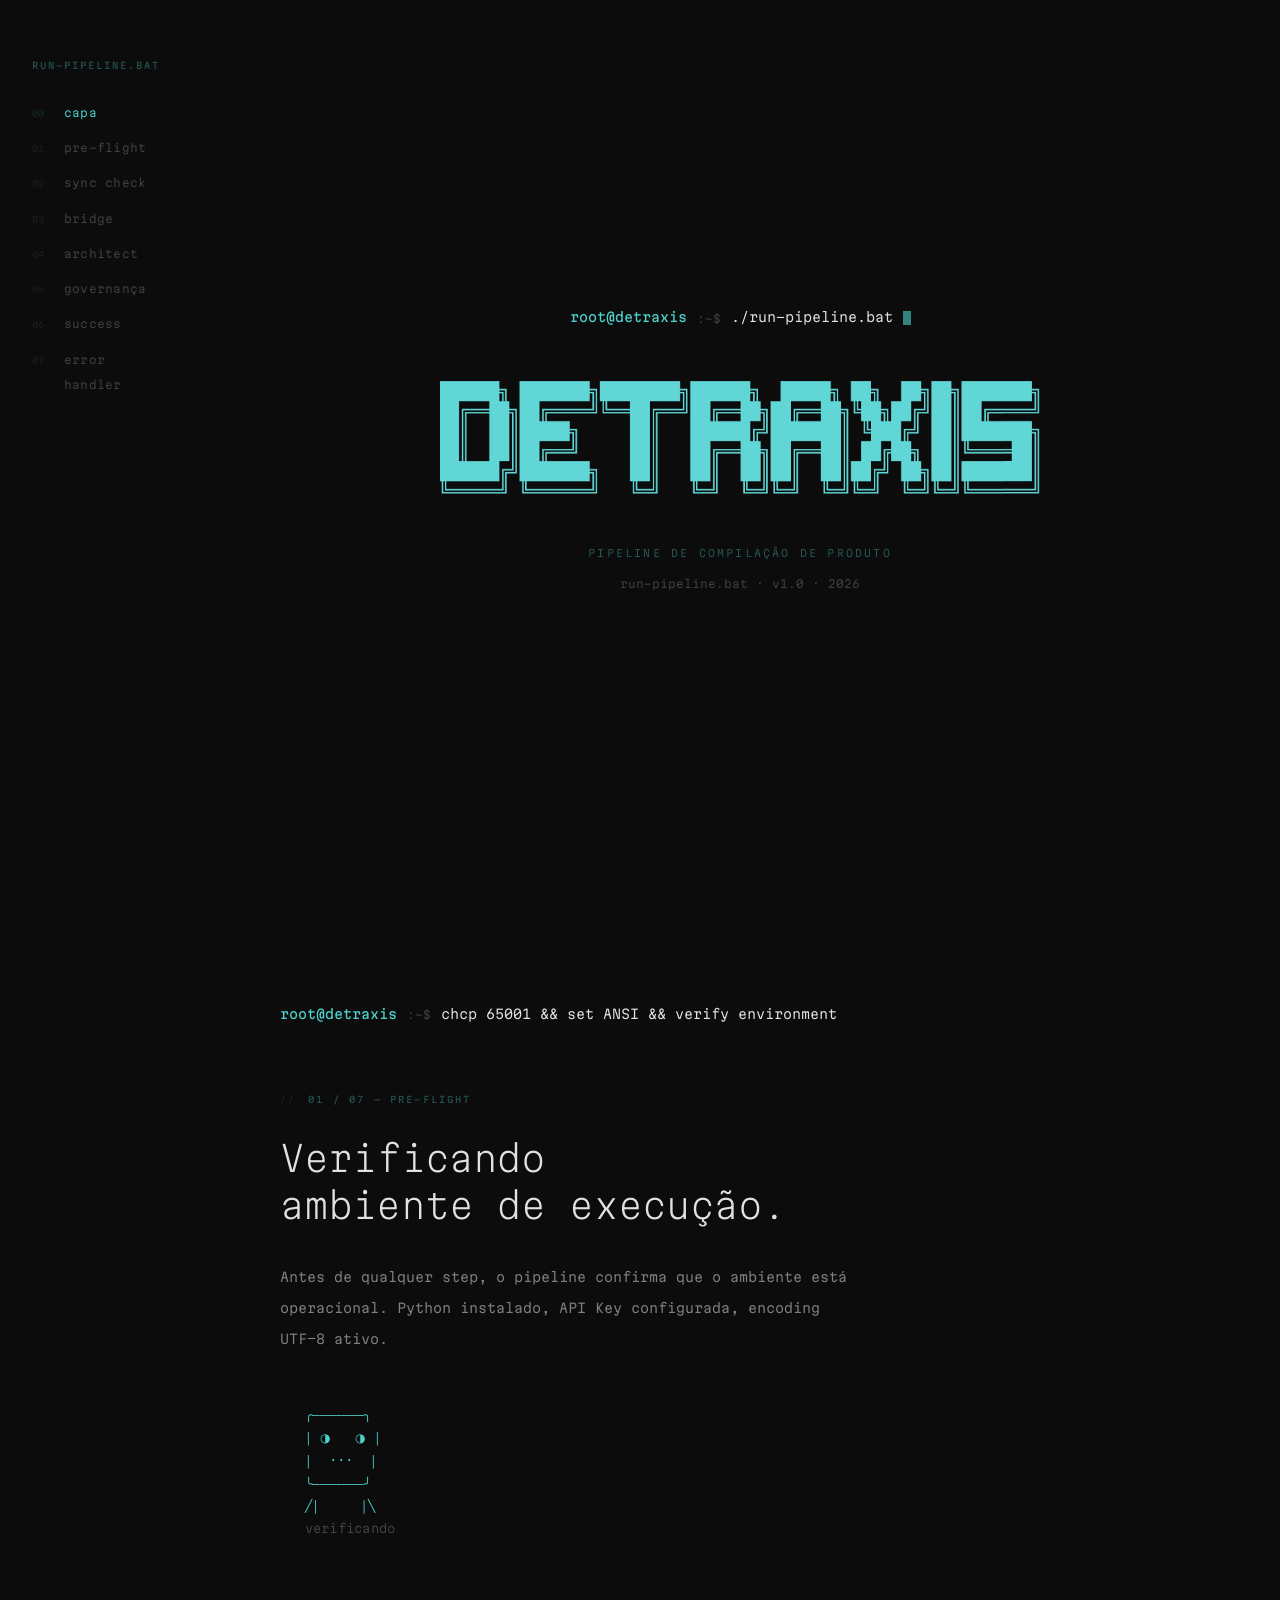
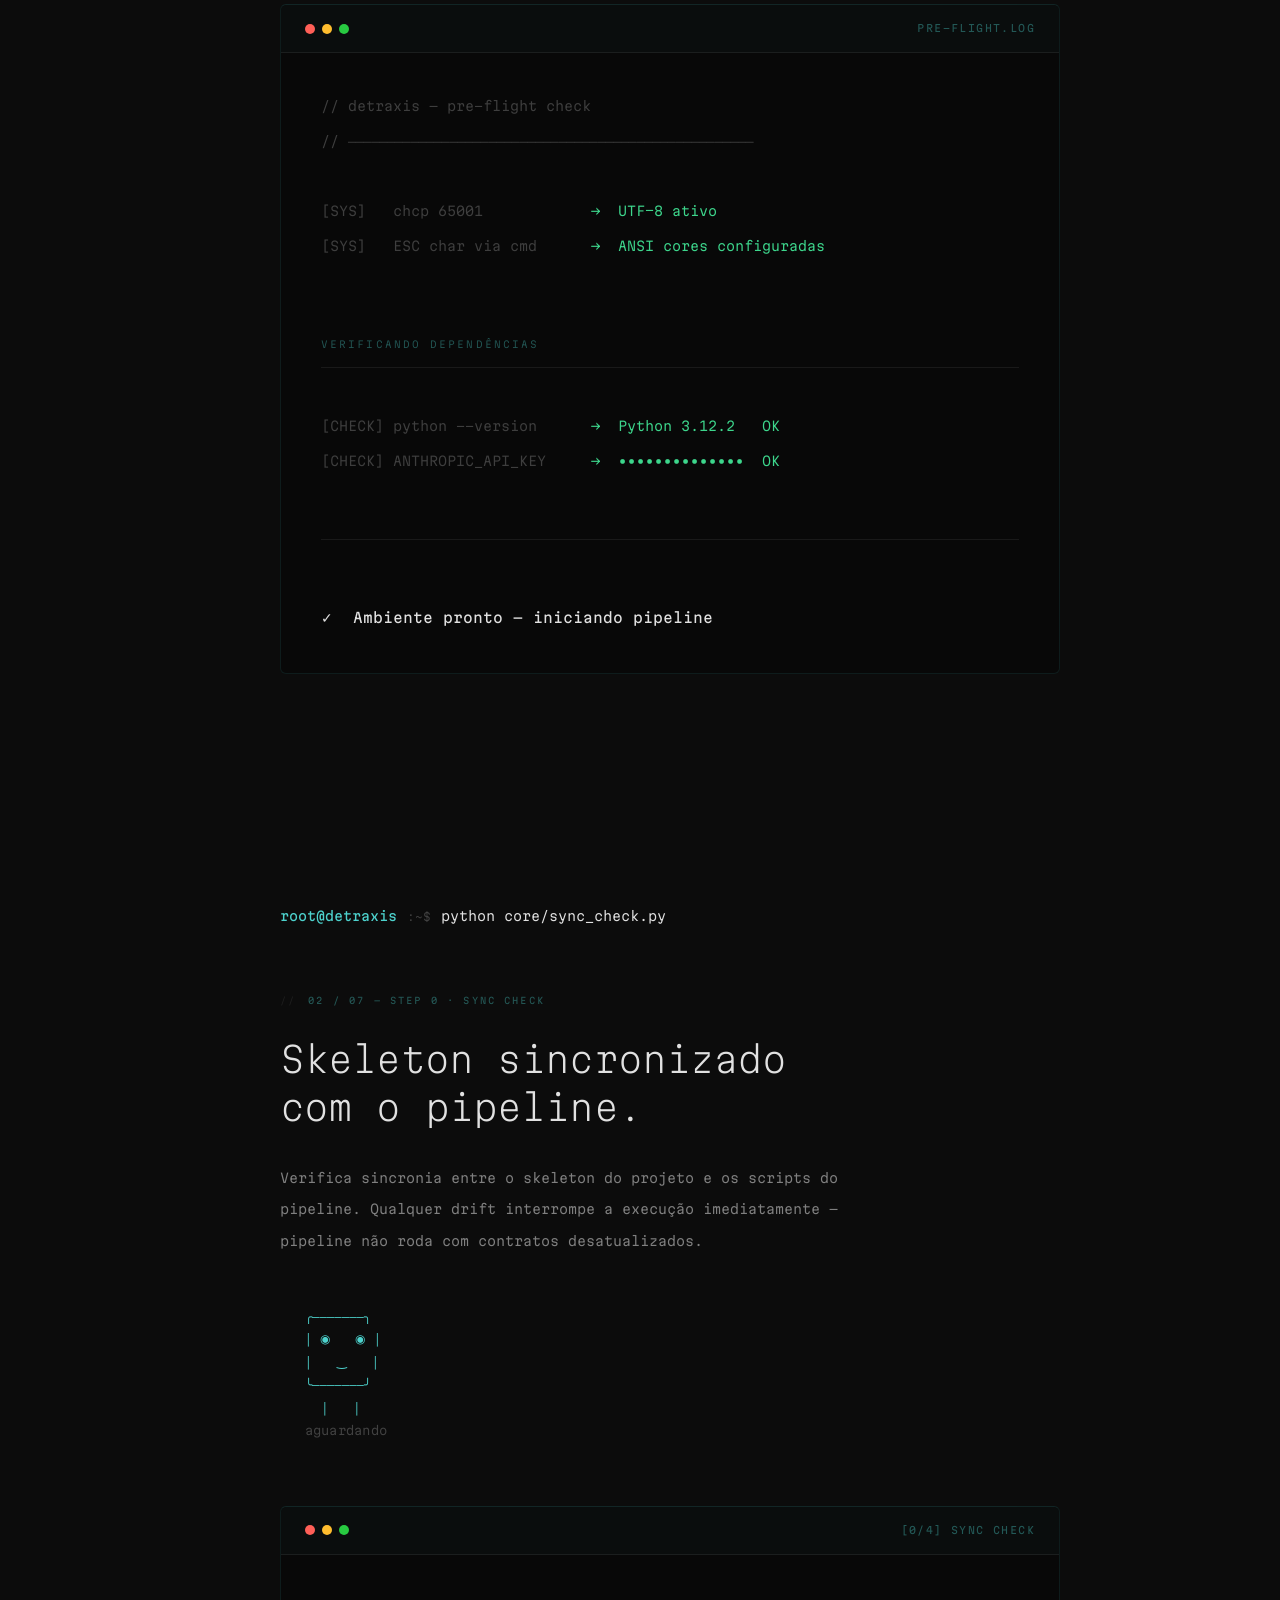
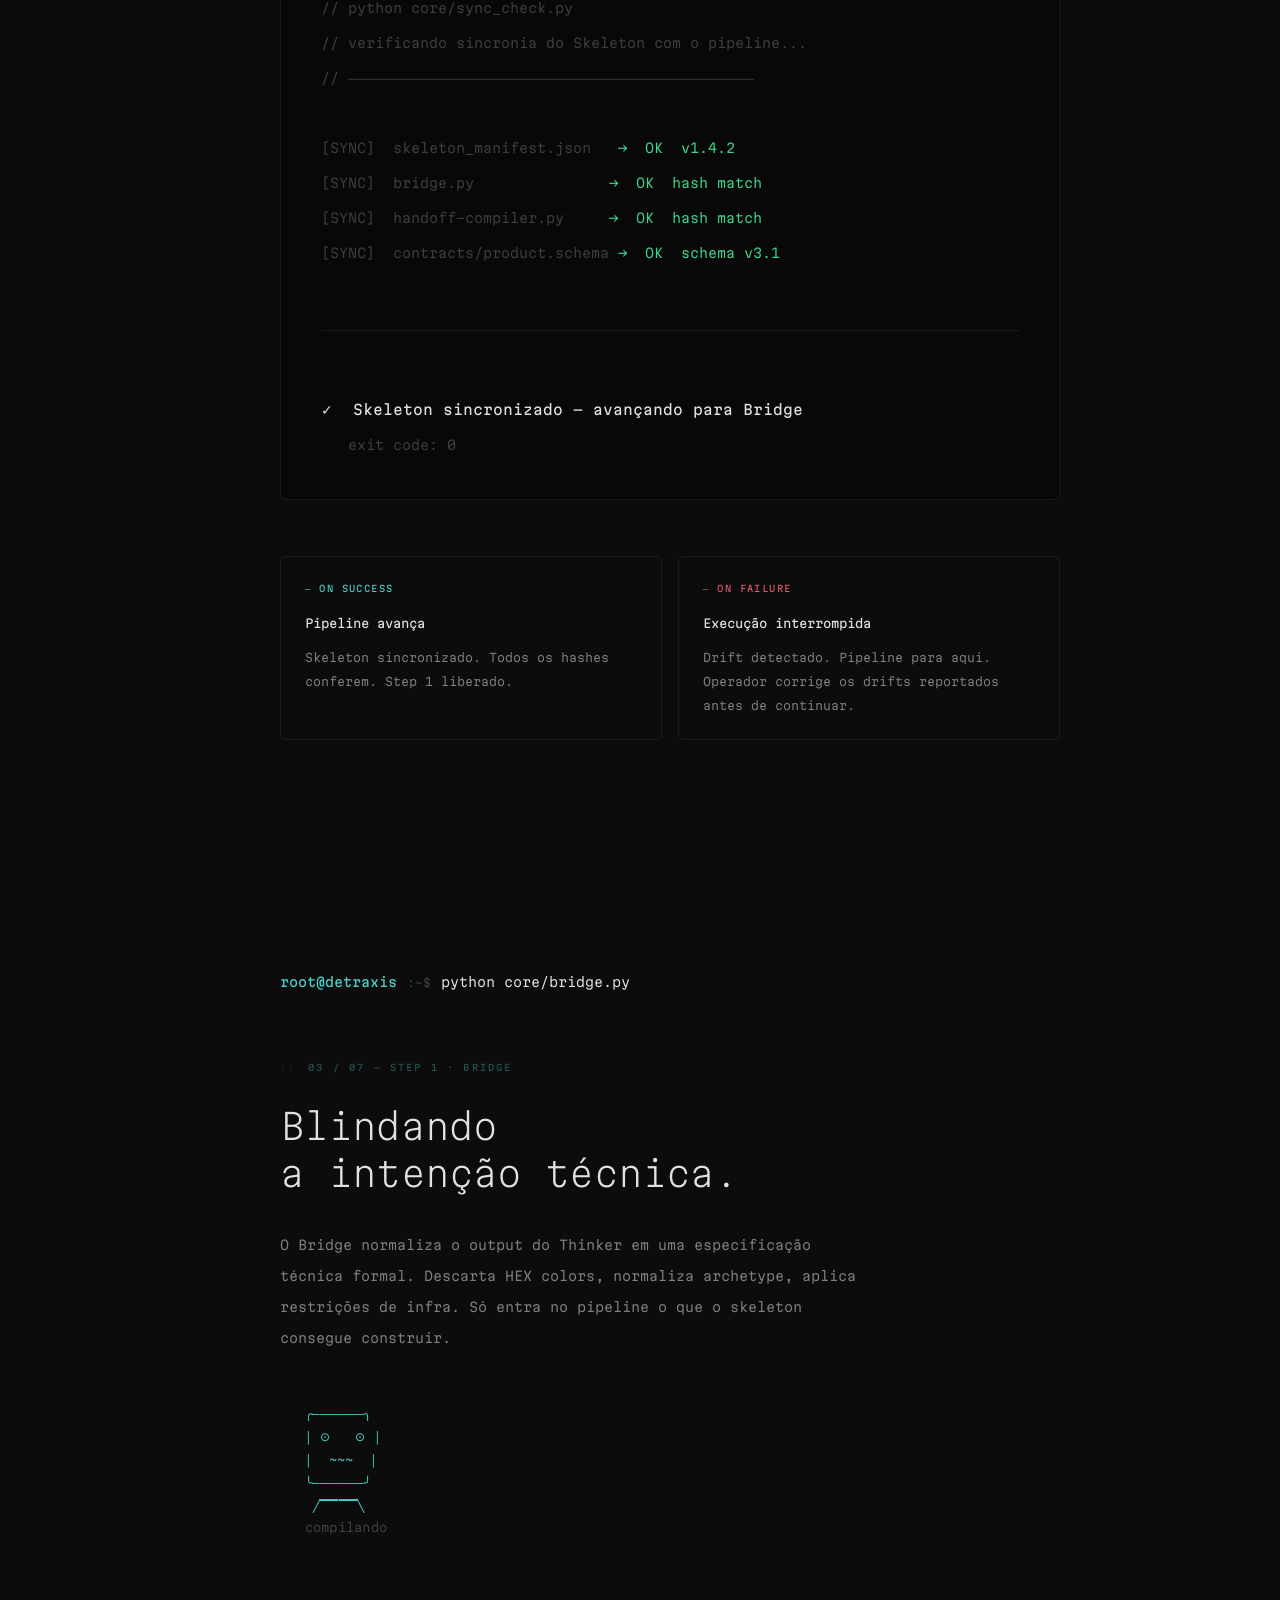
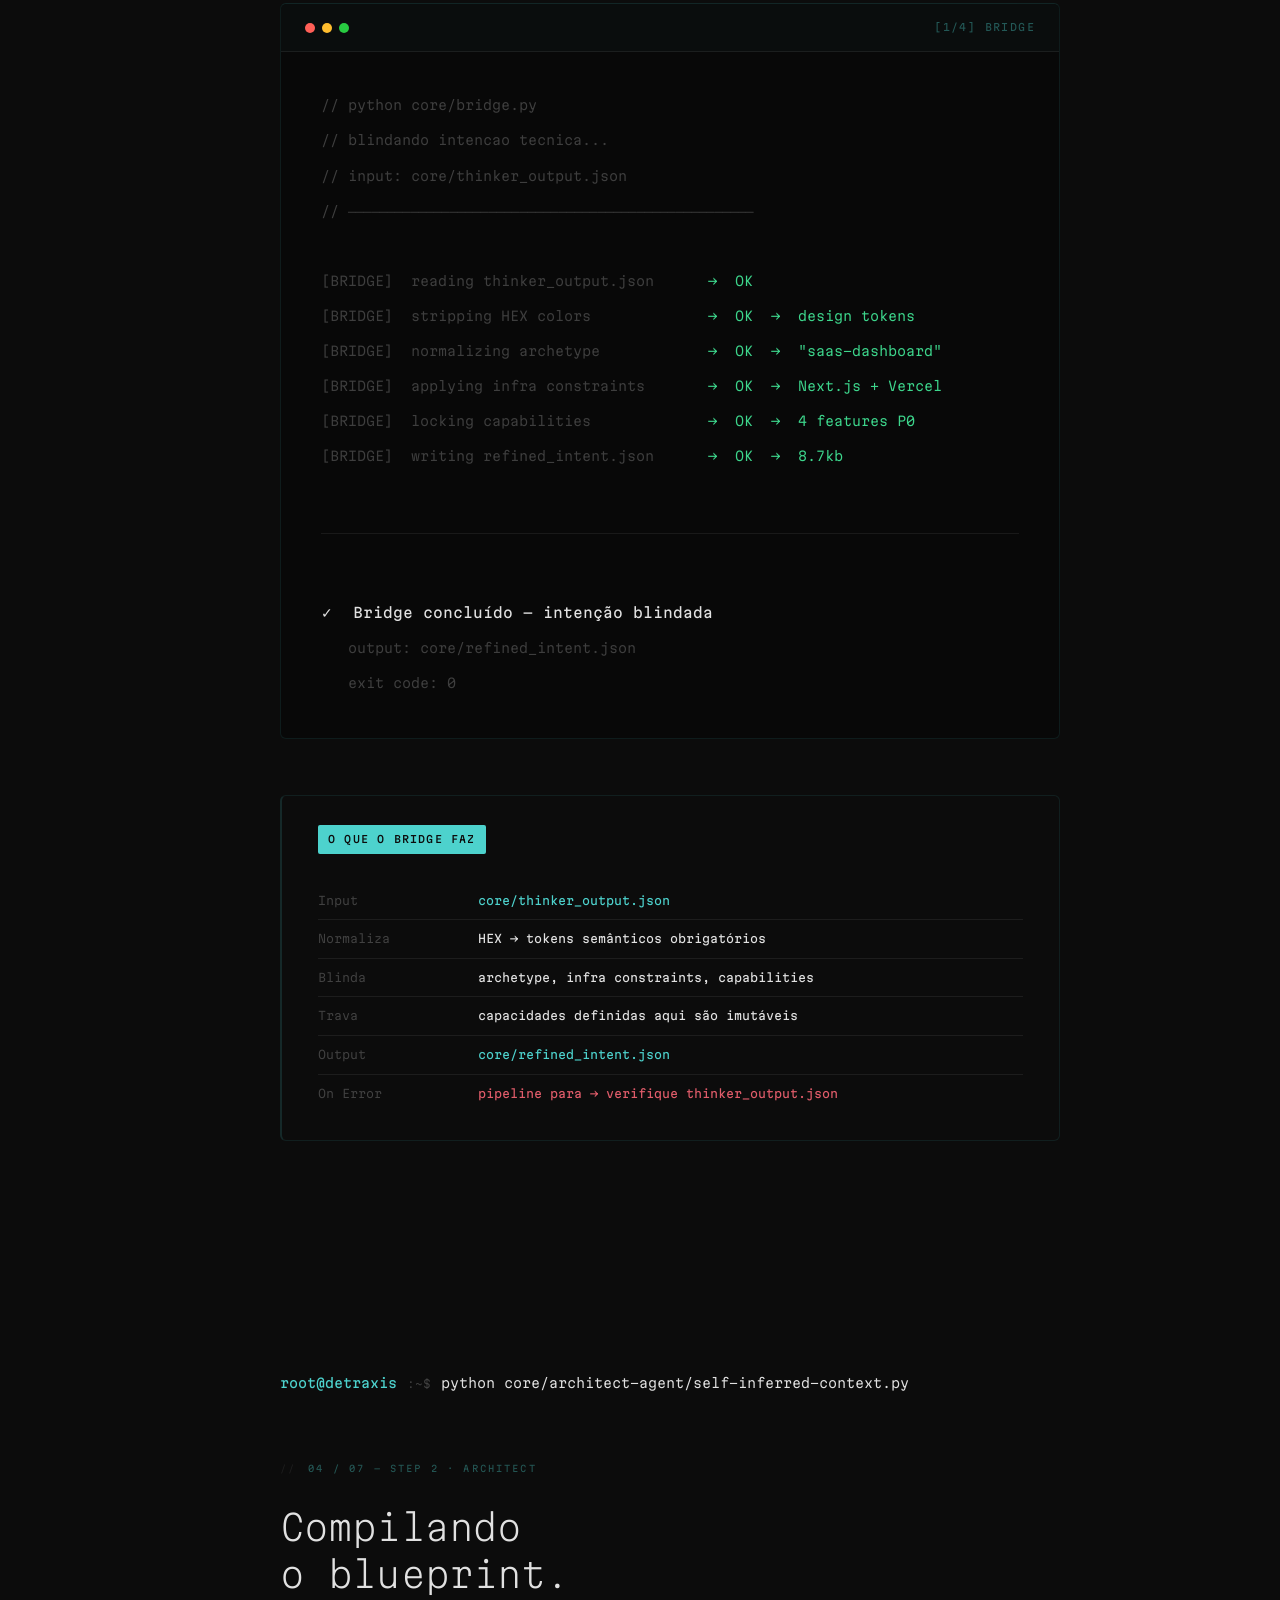
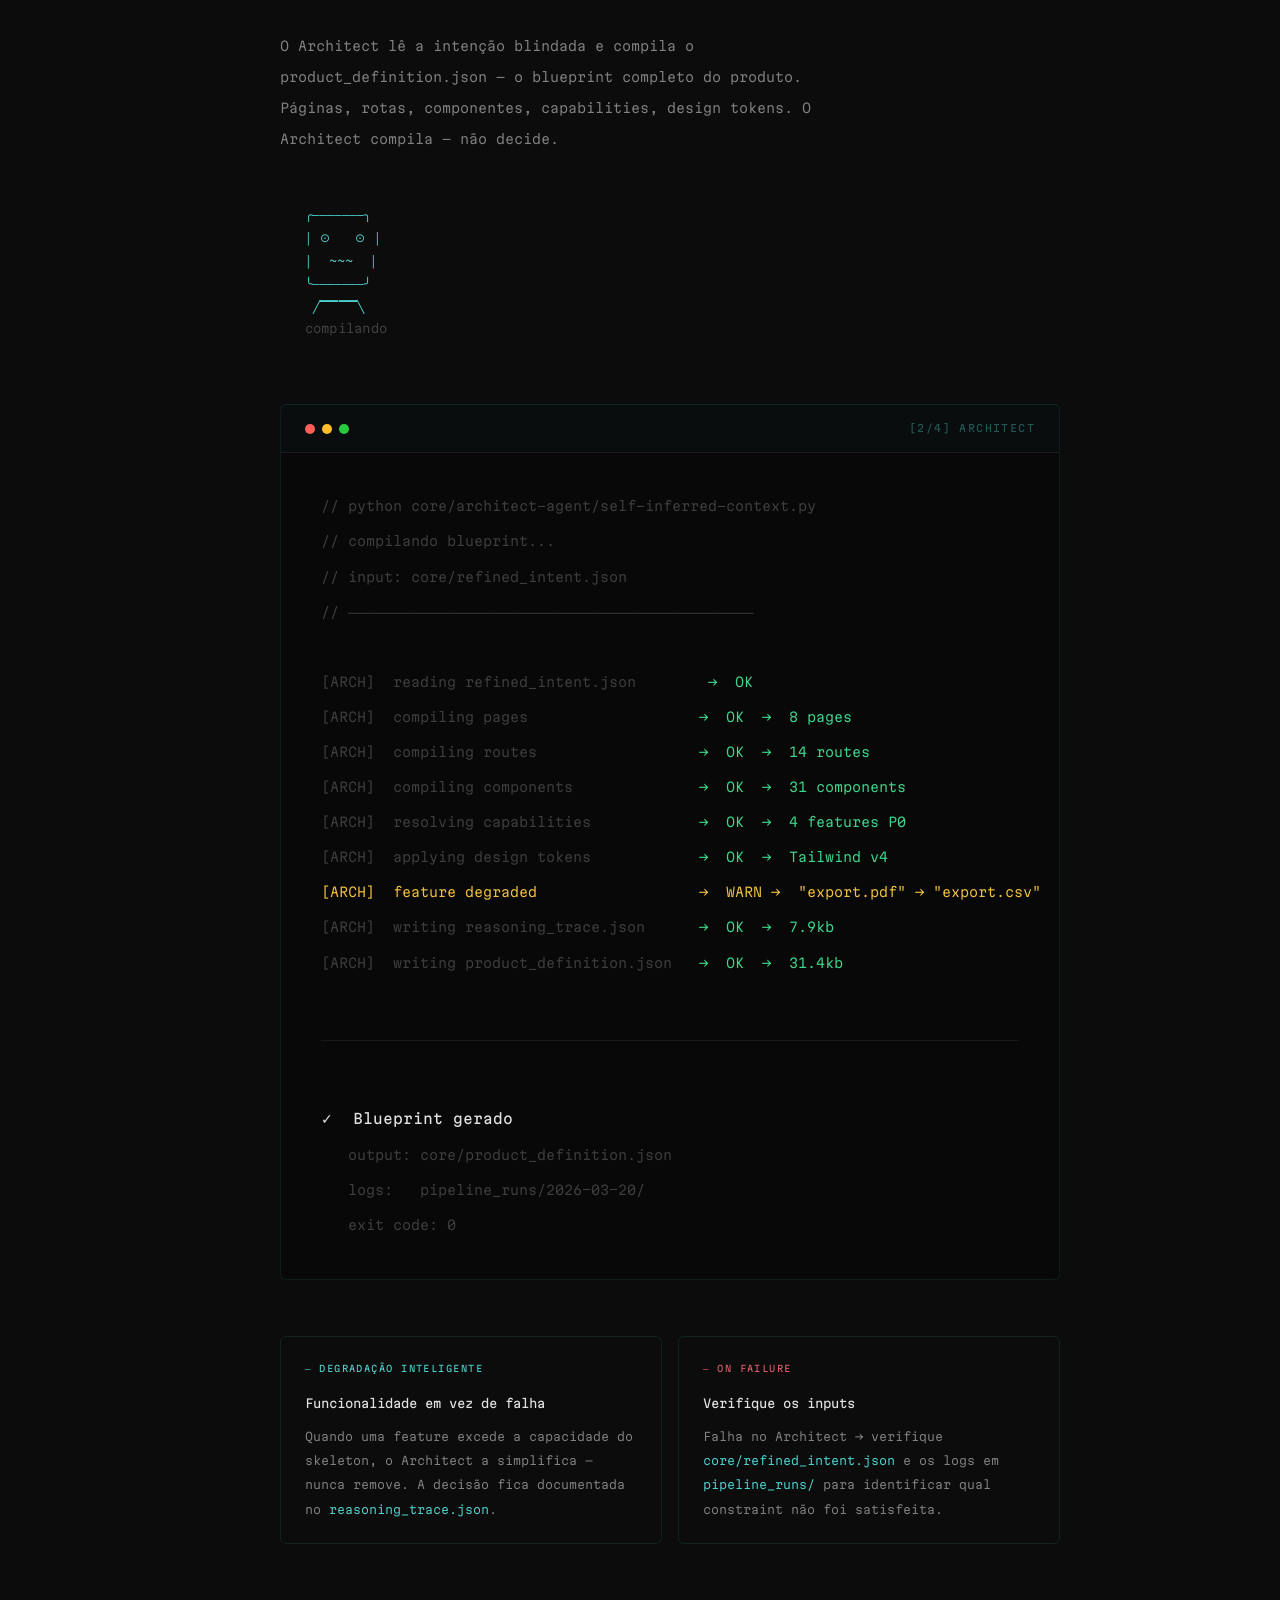
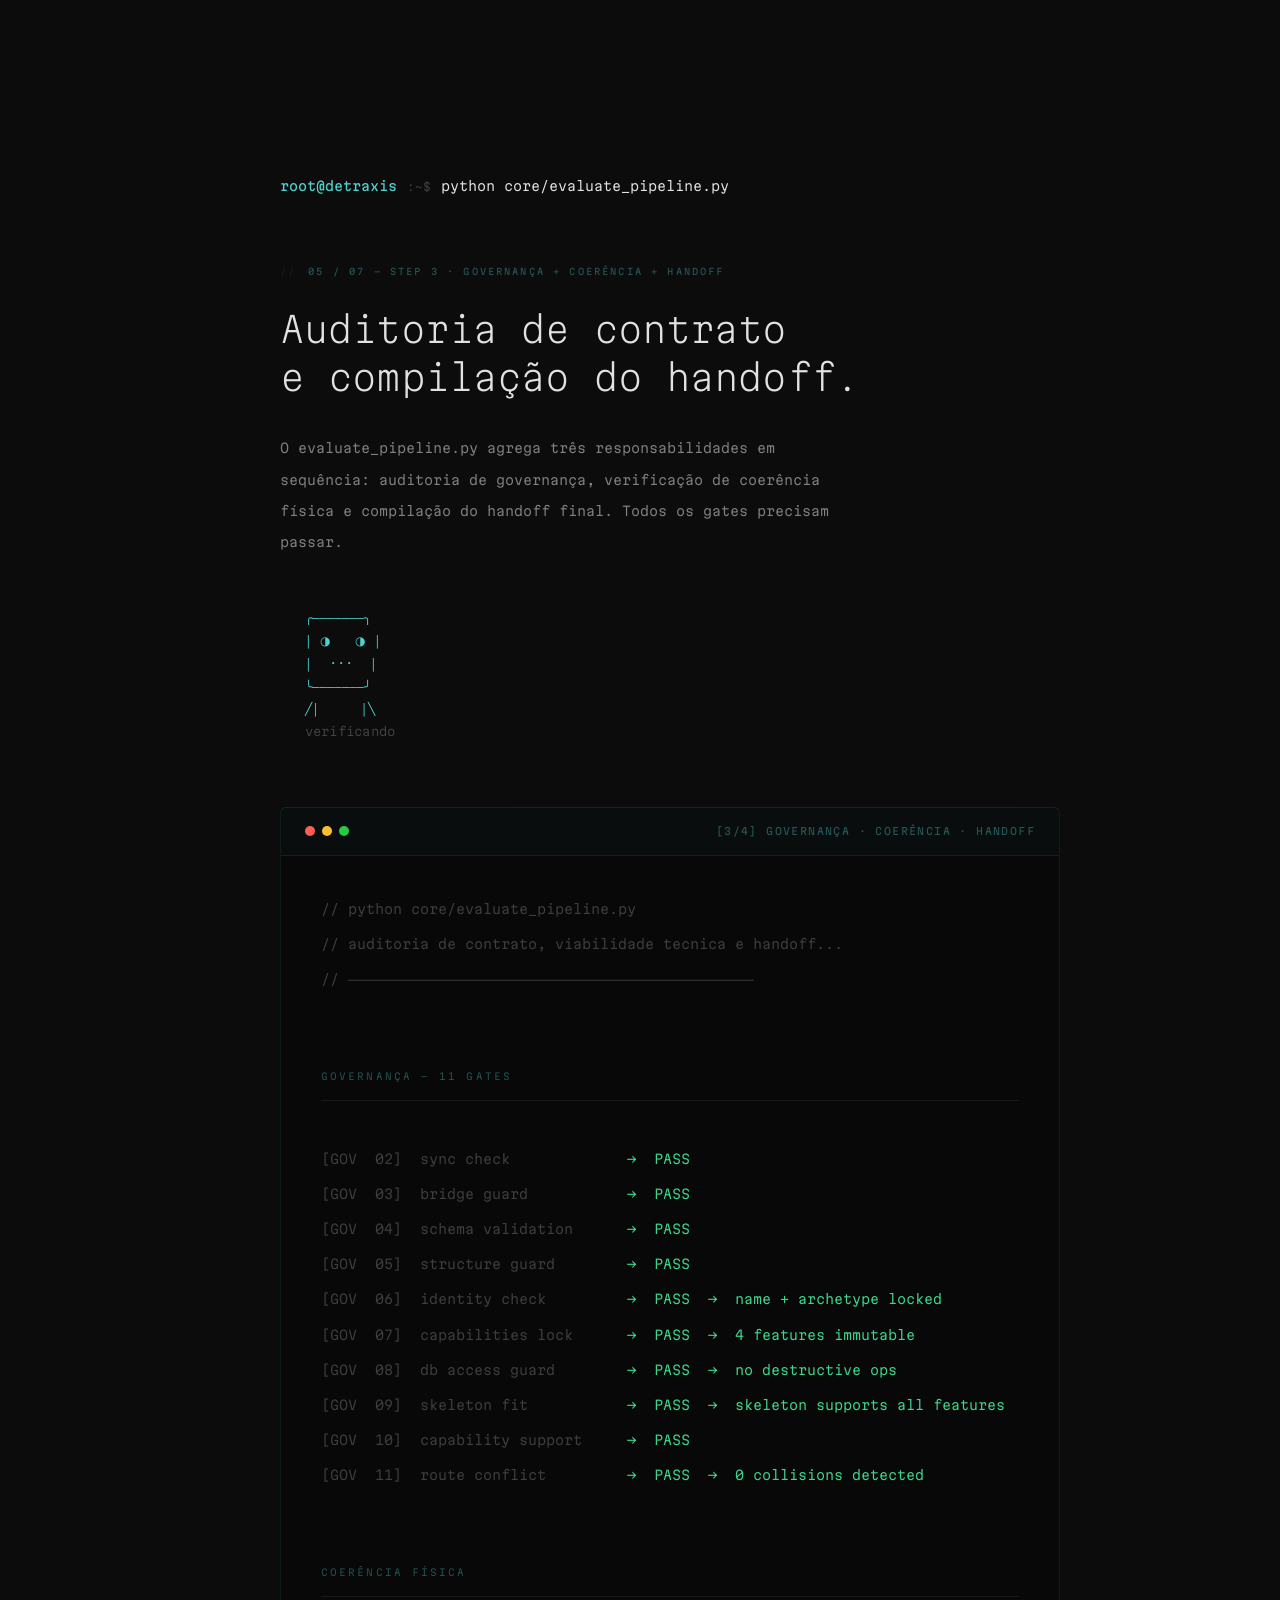
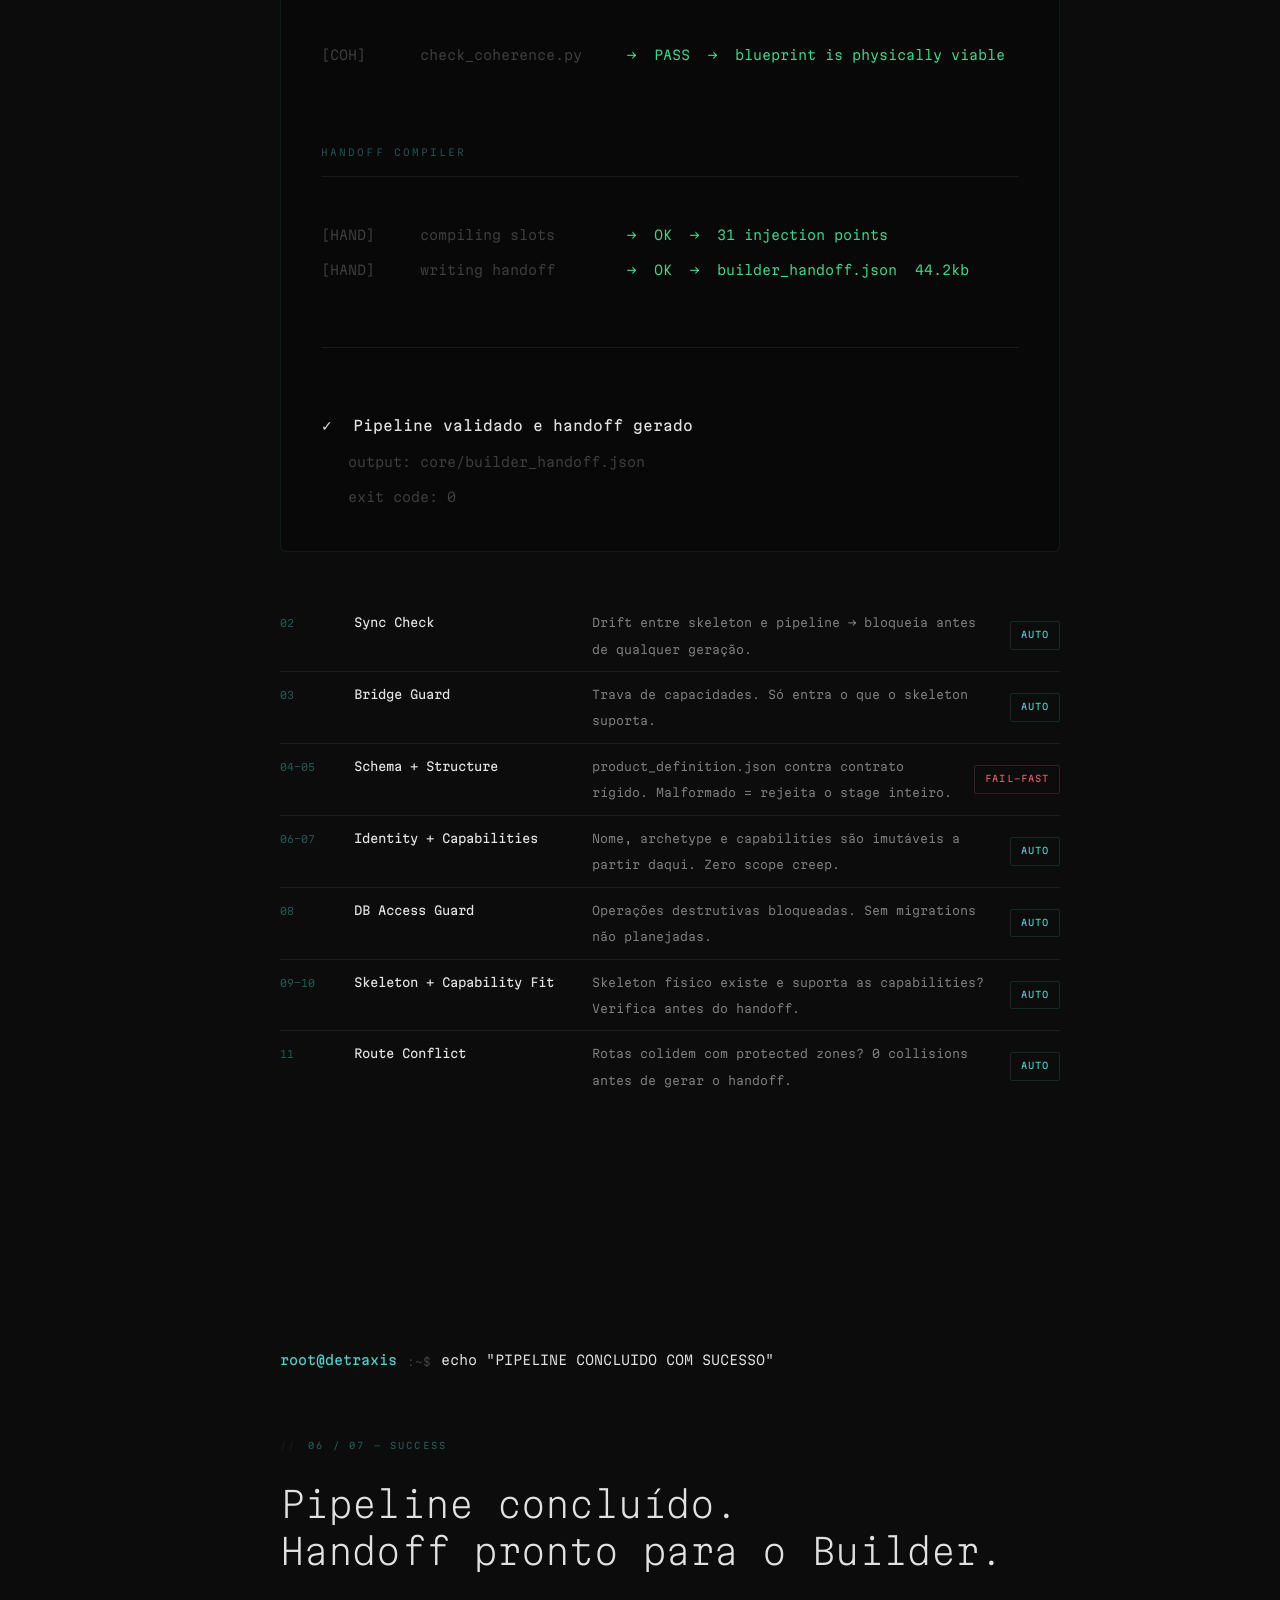
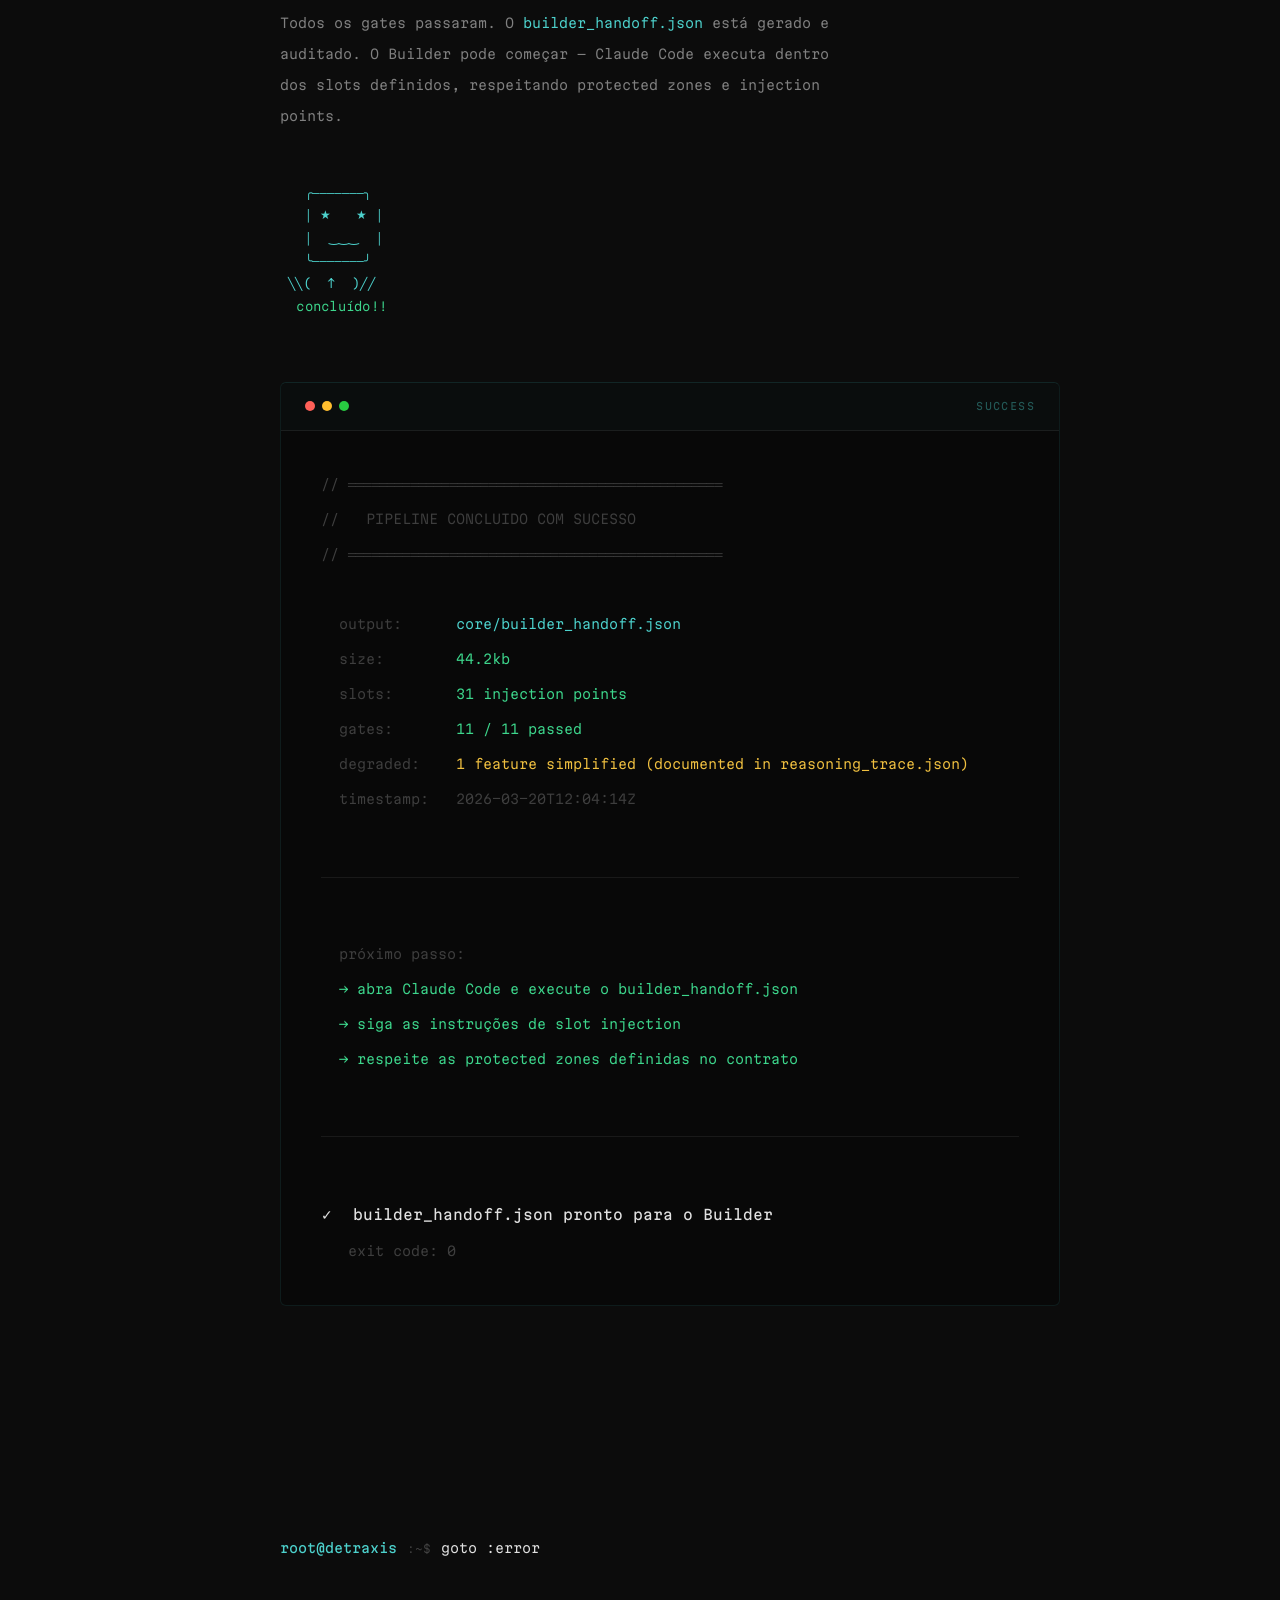
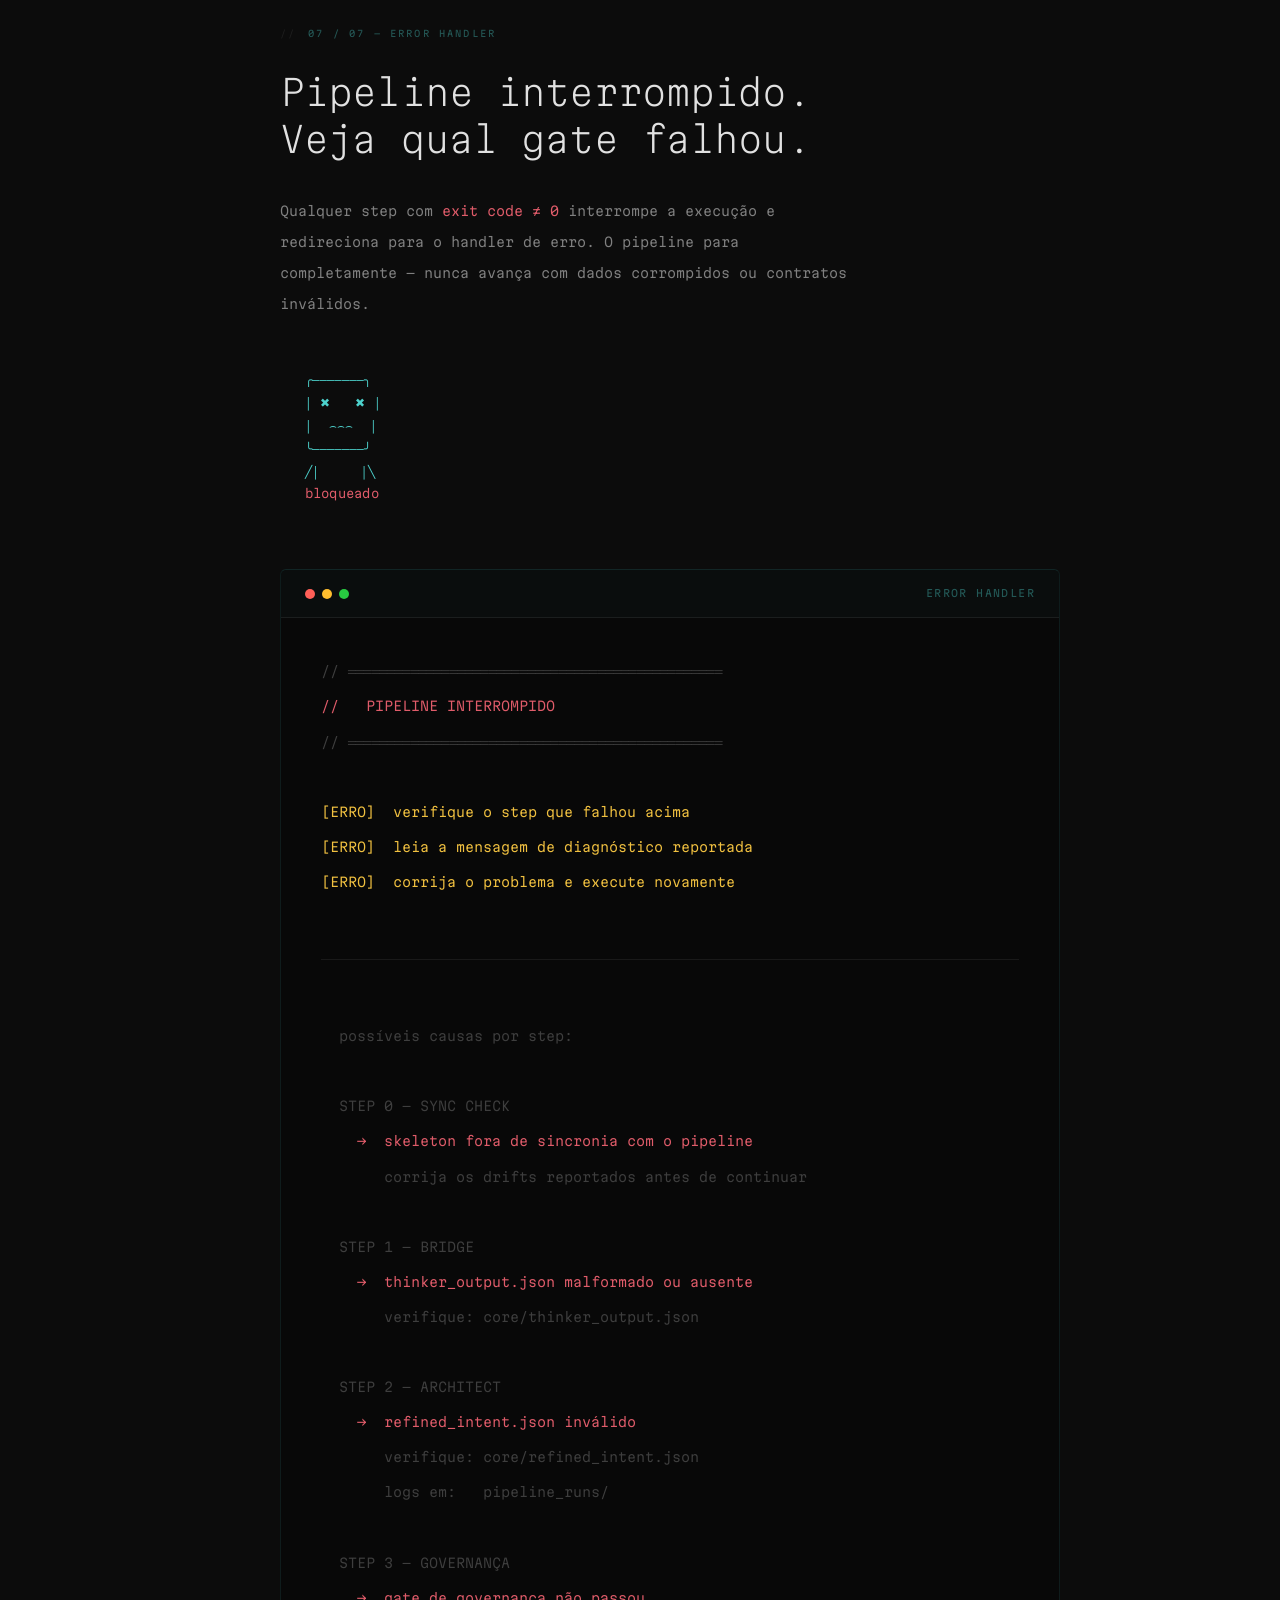
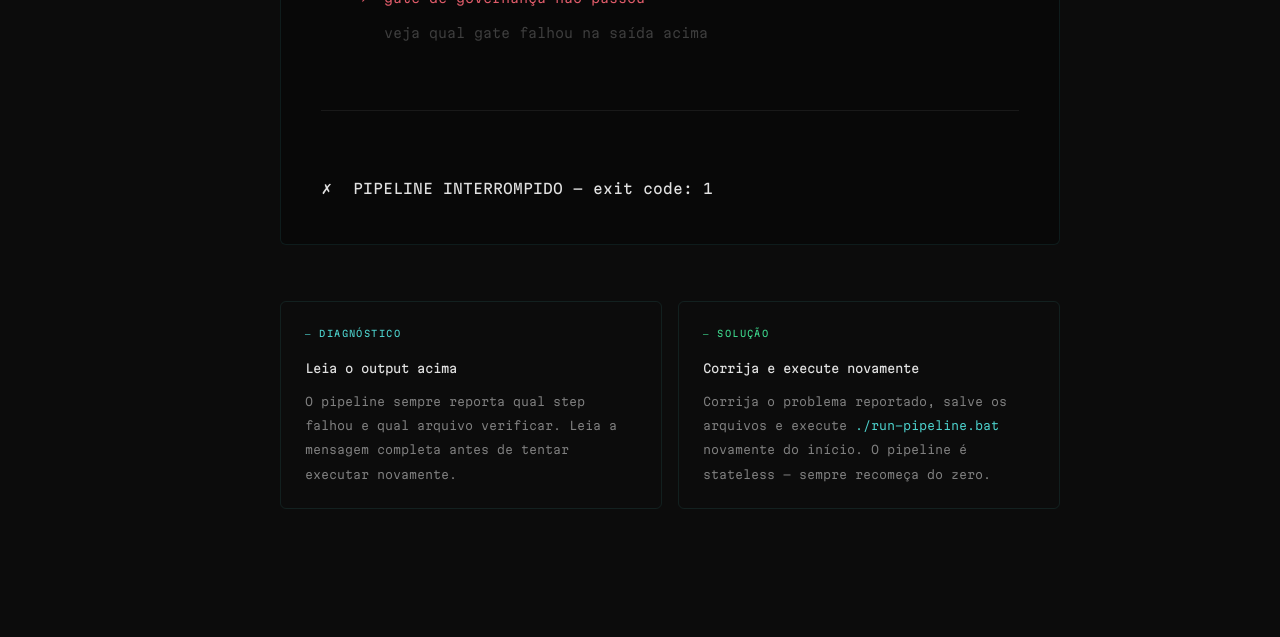
<file: pipeline/pipeline.html>
<!DOCTYPE html>
<html lang="pt-BR">
<head>
<meta charset="UTF-8">
<meta name="viewport" content="width=device-width, initial-scale=1.0">
<meta name="robots" content="noindex, nofollow">
<title>Detraxis — run-pipeline.bat</title>
<link rel="preconnect" href="https://fonts.googleapis.com">
<link href="https://fonts.googleapis.com/css2?family=Martian+Mono:wght@100;200;300;400;500;600&display=swap" rel="stylesheet">
<link rel="icon" href="../site/img/favicon.png" type="image/png">
<style>
*,*::before,*::after{box-sizing:border-box;margin:0;padding:0}
:root {
  --bg:  #0C0C0C;
  --c:   #4DD2CD;
  --cg:  rgba(77,210,205,.10);
  --c2:  rgba(77,210,205,.38);
  --c3:  rgba(77,210,205,.15);
  --grn: #3DD68C;
  --amb: #F0C040;
  --red: #E05C6A;
  --bdr: rgba(77,210,205,.10);
  --b2:  rgba(77,210,205,.20);
  --t1:  rgba(255,255,255,.88);
  --t2:  rgba(255,255,255,.48);
  --t3:  rgba(255,255,255,.22);
  --t4:  rgba(255,255,255,.07);
  --fm:  'Martian Mono', monospace;
}
html { scroll-behavior:smooth; }
body {
  background: var(--bg);
  color: var(--t2);
  font-family: var(--fm);
  font-size: 13px;
  line-height: 2.3;
  font-weight: 300;
  -webkit-font-smoothing: antialiased;
}

/* ── SIDENAV ── */
.sidenav {
  width: 200px; position:fixed; top:0; left:0; bottom:0;
  padding: 56px 0 40px; overflow-y:auto; z-index:50;
}
.sidenav::-webkit-scrollbar{display:none;}
.sn-lbl {
  font-size:9px; font-weight:400; color:var(--c2);
  letter-spacing:.22em; text-transform:uppercase;
  padding:0 32px 18px; display:block;
}
.sn-link {
  display:flex; align-items:baseline; gap:12px;
  padding:5px 32px; font-size:11px; font-weight:300;
  color:var(--t3); text-decoration:none;
  transition:color .15s; letter-spacing:.02em;
}
.sn-link:hover{ color:var(--t2); }
.sn-link.active{ color:var(--c); }
.sn-n{ font-size:9px; color:var(--t4); min-width:20px; }
.sn-link.active .sn-n{ color:var(--c3); }

.main{ margin-left:200px; }

/* ── SECTION ── */
.section {
  min-height:100vh;
  padding: 100px 100px 100px 80px;
  max-width: 960px;
  display:flex; flex-direction:column; justify-content:center;
}

/* ── PROMPT ── */
.prompt {
  display:flex; align-items:center; gap:10px;
  margin-bottom:60px;
}
.ph { color:var(--c); font-weight:400; }
.ps { color:var(--t3); font-size:11px; }
.pc { color:var(--t1); font-weight:300; }
.cursor {
  display:inline-block; width:8px; height:14px;
  background:var(--c); opacity:.6;
  animation:blink .9s step-end infinite; vertical-align:middle;
}
@keyframes blink{0%,100%{opacity:.6}50%{opacity:0}}

/* ── LABEL ── */
.lbl {
  font-size:9px; font-weight:400; color:var(--c2);
  letter-spacing:.24em; text-transform:uppercase;
  margin-bottom:24px;
  display:flex; align-items:center; gap:12px;
}
.lbl::before{ content:"//"; color:var(--t4); }

/* ── HEADINGS ── */
.h1 {
  font-size:clamp(1.9rem,3.8vw,3rem);
  font-weight:200; color:var(--t1);
  line-height:1.3; letter-spacing:-.025em; margin-bottom:32px;
}
.h1 em{ font-style:normal; color:var(--c); }
.h2 {
  font-size:clamp(1.4rem,2.8vw,2.2rem);
  font-weight:200; color:var(--t1);
  line-height:1.35; letter-spacing:-.025em; margin-bottom:32px;
}
.h2 em{ font-style:normal; color:var(--c); }

.body-text {
  font-size:13px; font-weight:300;
  color:var(--t2); line-height:2.4;
  max-width:580px; margin-bottom:48px;
}

/* ── MASCOT ── */
.mascot{ margin:0 0 32px; }
.msc{
  font-family:var(--fm); font-size:12px;
  line-height:1.9; display:inline-block; letter-spacing:.02em;
}

/* ── TERMINAL ── */
.term {
  background:#080808;
  border:1px solid var(--bdr);
  border-top:1.5px solid var(--c3);
  border-radius:6px; overflow:hidden; margin:28px 0;
}
.tbar {
  padding:12px 24px;
  display:flex; align-items:center; gap:10px;
  border-bottom:1px solid var(--t4);
  background:rgba(77,210,205,.022);
}
.tdots{ display:flex; gap:7px; }
.td{ width:10px; height:10px; border-radius:50%; }
.tlbl {
  margin-left:auto; font-size:10px; font-weight:400;
  color:var(--c2); letter-spacing:.14em; text-transform:uppercase;
}
.tb {
  padding:36px 40px;
  line-height:2.7; white-space:pre;
  overflow-x:auto; font-size:13px;
}
.tb::-webkit-scrollbar{ height:2px; }
.tb::-webkit-scrollbar-thumb{ background:var(--t4); }

/* terminal tokens */
.ok   { color:var(--grn); }
.warn { color:var(--amb); }
.err  { color:var(--red); }
.cy   { color:var(--c); }
.hi   { color:var(--t1); font-weight:400; }
.lo   { color:var(--t3); }
.num  { color:var(--amb); }
.blu  { color:#7AB8FF; }
.sec  {
  display:block; color:var(--c2);
  font-size:9.5px; letter-spacing:.22em; text-transform:uppercase;
  margin-top:32px; margin-bottom:6px;
  padding-bottom:10px;
  border-bottom:1px solid var(--t4);
}
.sec:first-child{ margin-top:0; }
.sep{ display:block; height:1px; background:var(--t4); margin:24px 0; }

/* ── INFO BOX ── */
.ibox {
  border:1px solid var(--bdr);
  border-left:2px solid var(--c3);
  border-radius:6px; padding:28px 36px; margin:28px 0;
}
.ibox-title {
  font-size:10px; font-weight:500; letter-spacing:.12em; text-transform:uppercase;
  background:var(--c); color:var(--bg);
  display:inline-block; padding:3px 10px; border-radius:2px; margin-bottom:28px;
}
.irow {
  display:grid; grid-template-columns:160px 1fr;
  padding:5px 0; line-height:2.4;
  border-bottom:1px solid var(--t4);
}
.irow:last-child{ border-bottom:none; }
.ik{ font-size:11.5px; font-weight:300; color:var(--t3); }
.iv{ font-size:11.5px; font-weight:400; color:var(--t1); }
.iv.cy{ color:var(--c); }
.iv.grn{ color:var(--grn); }
.iv.amb{ color:var(--amb); }
.iv.red{ color:var(--red); }

/* ── STEP LIST ── */
.steps{ display:flex; flex-direction:column; margin:20px 0 44px; }
.step {
  display:grid; grid-template-columns:52px 180px 1fr;
  gap:0 18px; align-items:baseline;
  padding:10px 0; border-bottom:1px solid var(--t4);
  font-size:12.5px; line-height:2.4;
}
.step:last-child{ border-bottom:none; }
.sn{ font-size:10px; color:var(--c2); letter-spacing:.06em; }
.sname{ color:var(--c); font-weight:400; }
.sname.ok{ color:var(--grn); }
.sname.warn{ color:var(--amb); }
.sname.err{ color:var(--red); }
.sdesc{ color:var(--t2); font-weight:300; }

/* ── LAYER LIST ── */
.layers{ display:flex; flex-direction:column; margin:20px 0 44px; }
.lrow {
  display:grid; grid-template-columns:56px 220px 1fr auto;
  gap:0 18px; align-items:baseline;
  padding:9px 0; border-bottom:1px solid var(--t4);
  font-size:12px; line-height:2.3;
}
.lrow:last-child{ border-bottom:none; }
.ln{ font-size:10px; color:var(--c2); }
.ln.a{ color:var(--amb); }
.ln.e{ color:var(--red); }
.lname{ color:var(--t1); font-weight:400; }
.ldesc{ color:var(--t2); font-weight:300; font-size:11.5px; }
.badge {
  font-size:9px; font-weight:400; letter-spacing:.12em;
  text-transform:uppercase; padding:3px 10px;
  border-radius:2px; white-space:nowrap; align-self:center;
}
.b-auto  { color:var(--c);   border:1px solid var(--c3); }
.b-human { color:var(--amb); border:1px solid rgba(240,192,64,.22); }
.b-fail  { color:var(--red); border:1px solid rgba(224,92,106,.22); }

/* ── GRIDS ── */
.grid2{ display:grid; grid-template-columns:1fr 1fr; gap:16px; margin:28px 0; }
.grid3{ display:grid; grid-template-columns:1fr 1fr 1fr; gap:16px; margin:28px 0; }
.gridm{ display:grid; grid-template-columns:1.4fr 1fr; gap:28px; margin:28px 0; align-items:start; }
@media(max-width:680px){.grid2,.grid3,.gridm{grid-template-columns:1fr;}}

/* ── CARD ── */
.card{border:1px solid var(--bdr); border-radius:6px; padding:22px 24px; transition:border-color .2s;}
.card:hover{border-color:var(--c3);}
.ctag{font-size:9px; font-weight:400; letter-spacing:.16em; text-transform:uppercase; margin-bottom:10px; display:flex; align-items:center; gap:6px;}
.ctag.cy{color:var(--c);}
.ctag.grn{color:var(--grn);}
.ctag.amb{color:var(--amb);}
.ctag.red{color:var(--red);}
.ctitle{font-size:12px; font-weight:400; color:var(--t1); margin-bottom:7px;}
.cbody{font-size:11.5px; font-weight:300; color:var(--t2); line-height:2.1;}

/* ── BLOCKQUOTE ── */
.bq{border-left:2px solid var(--c); padding:8px 0 8px 28px; margin:44px 0; font-size:13.5px; font-weight:200; color:var(--t1); line-height:2.1;}

/* ── BTN ── */
.btn{display:inline-flex; align-items:center; gap:9px; padding:11px 26px; border:1px solid var(--c); border-radius:3px; color:var(--c); font-family:var(--fm); font-size:12px; font-weight:400; text-decoration:none; letter-spacing:.08em; transition:all .2s; background:none; cursor:pointer;}
.btn:hover{background:rgba(77,210,205,.07);}

::-webkit-scrollbar{width:3px;}
::-webkit-scrollbar-thumb{background:var(--t4);}

/* HERO */
.hero{ min-height:100vh; display:flex; flex-direction:column; align-items:center; justify-content:center; gap:48px; padding:0; }
</style>
</head>
<body>

<!-- SIDENAV -->
<nav class="sidenav">
  <span class="sn-lbl">run-pipeline.bat</span>
  <div id="sn-links"></div>
</nav>

<main class="main">


<!-- ══ 00 CAPA ══ -->
<section class="hero" id="s0">
  <div class="prompt" style="margin-bottom:0">
    <span class="ph">root@detraxis</span><span class="ps">:~$</span>
    <span class="pc">./run-pipeline.bat</span><span class="cursor"></span>
  </div>
  <img src="logo-cli.png" style="width: 600px;">
  <div style="text-align:center; display:flex; flex-direction:column; gap:6px">
    <div style="font-size:10px; color:var(--c2); letter-spacing:.22em; text-transform:uppercase">Pipeline de Compilação de Produto</div>
    <div style="font-size:11px; color:var(--t3); font-weight:300">run-pipeline.bat · v1.0 · 2026</div>
  </div>
</section>


<!-- ══ 01 PRE-FLIGHT ══ -->
<section class="section" id="s1">
  <div class="prompt"><span class="ph">root@detraxis</span><span class="ps">:~$</span><span class="pc">chcp 65001 &amp;&amp; set ANSI &amp;&amp; verify environment</span></div>
  <div class="lbl">01 / 07 — Pre-Flight</div>
  <h2 class="h2">Verificando<br>ambiente de execução.</h2>
  <p class="body-text">Antes de qualquer step, o pipeline confirma que o ambiente está operacional. Python instalado, API Key configurada, encoding UTF-8 ativo.</p>

  <div class="mascot"><pre class="msc"><span class="cy">   ╭───────╮   
   │ ◑   ◑ │   
   │  ···  │   
   ╰───────╯   
   ╱│     │╲  </span>
<span class="lo">   verificando  </span></pre></div>

  <div class="term">
    <div class="tbar">
      <div class="tdots">
        <div class="td" style="background:#FF5F57"></div>
        <div class="td" style="background:#FFBD2E"></div>
        <div class="td" style="background:#28CA41"></div>
      </div>
      <div class="tlbl">pre-flight.log</div>
    </div>
    <div class="tb"><span class="lo">// detraxis — pre-flight check</span>
<span class="lo">// ────────────────────────────────────────────────────</span>

<span class="lo">[SYS]   chcp 65001            </span><span class="ok">→  UTF-8 ativo</span>
<span class="lo">[SYS]   ESC char via cmd      </span><span class="ok">→  ANSI cores configuradas</span>

<span class="sec">verificando dependências</span>
<span class="lo">[CHECK] python --version      </span><span class="ok">→  Python 3.12.2   OK</span>
<span class="lo">[CHECK] ANTHROPIC_API_KEY     </span><span class="ok">→  ••••••••••••••  OK</span>

<span class="sep"></span>
<span class="ok hi" style="font-size:14px">✓  Ambiente pronto — iniciando pipeline</span></div>
  </div>

</section>


<!-- ══ 02 SYNC CHECK ══ -->
<section class="section" id="s2">
  <div class="prompt"><span class="ph">root@detraxis</span><span class="ps">:~$</span><span class="pc">python core/sync_check.py</span></div>
  <div class="lbl">02 / 07 — Step 0 · Sync Check</div>
  <h2 class="h2">Skeleton sincronizado<br>com o pipeline.</h2>
  <p class="body-text">Verifica sincronia entre o skeleton do projeto e os scripts do pipeline. Qualquer drift interrompe a execução imediatamente — pipeline não roda com contratos desatualizados.</p>

  <div class="mascot"><pre class="msc"><span class="cy">   ╭───────╮   
   │ ◉   ◉ │   
   │   ‿   │   
   ╰───────╯   
     │   │     </span>
<span class="lo">   aguardando  </span></pre></div>

  <div class="term">
    <div class="tbar">
      <div class="tdots">
        <div class="td" style="background:#FF5F57"></div>
        <div class="td" style="background:#FFBD2E"></div>
        <div class="td" style="background:#28CA41"></div>
      </div>
      <div class="tlbl">[0/4] sync check</div>
    </div>
    <div class="tb"><span class="lo">// python core/sync_check.py</span>
<span class="lo">// verificando sincronia do Skeleton com o pipeline...</span>
<span class="lo">// ────────────────────────────────────────────────────</span>

<span class="lo">[SYNC]  skeleton_manifest.json   </span><span class="ok">→  OK  v1.4.2</span>
<span class="lo">[SYNC]  bridge.py               </span><span class="ok">→  OK  hash match</span>
<span class="lo">[SYNC]  handoff-compiler.py     </span><span class="ok">→  OK  hash match</span>
<span class="lo">[SYNC]  contracts/product.schema </span><span class="ok">→  OK  schema v3.1</span>

<span class="sep"></span>
<span class="ok hi" style="font-size:14px">✓  Skeleton sincronizado — avançando para Bridge</span>
<span class="lo">   exit code: 0</span></div>
  </div>

  <div class="grid2">
    <div class="card">
      <div class="ctag cy">─ On Success</div>
      <div class="ctitle">Pipeline avança</div>
      <div class="cbody">Skeleton sincronizado. Todos os hashes conferem. Step 1 liberado.</div>
    </div>
    <div class="card">
      <div class="ctag red">─ On Failure</div>
      <div class="ctitle">Execução interrompida</div>
      <div class="cbody">Drift detectado. Pipeline para aqui. Operador corrige os drifts reportados antes de continuar.</div>
    </div>
  </div>
</section>


<!-- ══ 03 BRIDGE ══ -->
<section class="section" id="s3">
  <div class="prompt"><span class="ph">root@detraxis</span><span class="ps">:~$</span><span class="pc">python core/bridge.py</span></div>
  <div class="lbl">03 / 07 — Step 1 · Bridge</div>
  <h2 class="h2">Blindando<br>a intenção técnica.</h2>
  <p class="body-text">O Bridge normaliza o output do Thinker em uma especificação técnica formal. Descarta HEX colors, normaliza archetype, aplica restrições de infra. Só entra no pipeline o que o skeleton consegue construir.</p>

  <div class="mascot"><pre class="msc"><span class="cy">   ╭───────╮   
   │ ⊙   ⊙ │   
   │  ~~~  │   
   ╰───────╯   
    ╱▔▔▔▔╲    </span>
<span class="lo">   compilando  </span></pre></div>

  <div class="term">
    <div class="tbar">
      <div class="tdots">
        <div class="td" style="background:#FF5F57"></div>
        <div class="td" style="background:#FFBD2E"></div>
        <div class="td" style="background:#28CA41"></div>
      </div>
      <div class="tlbl">[1/4] bridge</div>
    </div>
    <div class="tb"><span class="lo">// python core/bridge.py</span>
<span class="lo">// blindando intencao tecnica...</span>
<span class="lo">// input: core/thinker_output.json</span>
<span class="lo">// ────────────────────────────────────────────────────</span>

<span class="lo">[BRIDGE]  reading thinker_output.json      </span><span class="ok">→  OK</span>
<span class="lo">[BRIDGE]  stripping HEX colors             </span><span class="ok">→  OK  →  design tokens</span>
<span class="lo">[BRIDGE]  normalizing archetype            </span><span class="ok">→  OK  →  "saas-dashboard"</span>
<span class="lo">[BRIDGE]  applying infra constraints       </span><span class="ok">→  OK  →  Next.js + Vercel</span>
<span class="lo">[BRIDGE]  locking capabilities             </span><span class="ok">→  OK  →  4 features P0</span>
<span class="lo">[BRIDGE]  writing refined_intent.json      </span><span class="ok">→  OK  →  8.7kb</span>

<span class="sep"></span>
<span class="ok hi" style="font-size:14px">✓  Bridge concluído — intenção blindada</span>
<span class="lo">   output: core/refined_intent.json</span>
<span class="lo">   exit code: 0</span></div>
  </div>

  <div class="ibox">
    <div class="ibox-title">o que o Bridge faz</div>
    <div class="irow"><div class="ik">Input</div><div class="iv cy">core/thinker_output.json</div></div>
    <div class="irow"><div class="ik">Normaliza</div><div class="iv">HEX → tokens semânticos obrigatórios</div></div>
    <div class="irow"><div class="ik">Blinda</div><div class="iv">archetype, infra constraints, capabilities</div></div>
    <div class="irow"><div class="ik">Trava</div><div class="iv">capacidades definidas aqui são imutáveis</div></div>
    <div class="irow"><div class="ik">Output</div><div class="iv cy">core/refined_intent.json</div></div>
    <div class="irow"><div class="ik">On Error</div><div class="iv red">pipeline para → verifique thinker_output.json</div></div>
  </div>
</section>


<!-- ══ 04 ARCHITECT ══ -->
<section class="section" id="s4">
  <div class="prompt"><span class="ph">root@detraxis</span><span class="ps">:~$</span><span class="pc">python core/architect-agent/self-inferred-context.py</span></div>
  <div class="lbl">04 / 07 — Step 2 · Architect</div>
  <h2 class="h2">Compilando<br>o blueprint.</h2>
  <p class="body-text">O Architect lê a intenção blindada e compila o product_definition.json — o blueprint completo do produto. Páginas, rotas, componentes, capabilities, design tokens. O Architect compila — não decide.</p>

  <div class="mascot"><pre class="msc"><span class="cy">   ╭───────╮   
   │ ⊙   ⊙ │   
   │  ~~~  │   
   ╰───────╯   
    ╱▔▔▔▔╲    </span>
<span class="lo">   compilando  </span></pre></div>

  <div class="term">
    <div class="tbar">
      <div class="tdots">
        <div class="td" style="background:#FF5F57"></div>
        <div class="td" style="background:#FFBD2E"></div>
        <div class="td" style="background:#28CA41"></div>
      </div>
      <div class="tlbl">[2/4] architect</div>
    </div>
    <div class="tb"><span class="lo">// python core/architect-agent/self-inferred-context.py</span>
<span class="lo">// compilando blueprint...</span>
<span class="lo">// input: core/refined_intent.json</span>
<span class="lo">// ────────────────────────────────────────────────────</span>

<span class="lo">[ARCH]  reading refined_intent.json        </span><span class="ok">→  OK</span>
<span class="lo">[ARCH]  compiling pages                   </span><span class="ok">→  OK  →  8 pages</span>
<span class="lo">[ARCH]  compiling routes                  </span><span class="ok">→  OK  →  14 routes</span>
<span class="lo">[ARCH]  compiling components              </span><span class="ok">→  OK  →  31 components</span>
<span class="lo">[ARCH]  resolving capabilities            </span><span class="ok">→  OK  →  4 features P0</span>
<span class="lo">[ARCH]  applying design tokens            </span><span class="ok">→  OK  →  Tailwind v4</span>
<span class="warn">[ARCH]  feature degraded                  </span><span class="warn">→  WARN →  "export.pdf" → "export.csv"</span>
<span class="lo">[ARCH]  writing reasoning_trace.json      </span><span class="ok">→  OK  →  7.9kb</span>
<span class="lo">[ARCH]  writing product_definition.json   </span><span class="ok">→  OK  →  31.4kb</span>

<span class="sep"></span>
<span class="ok hi" style="font-size:14px">✓  Blueprint gerado</span>
<span class="lo">   output: core/product_definition.json</span>
<span class="lo">   logs:   pipeline_runs/2026-03-20/</span>
<span class="lo">   exit code: 0</span></div>
  </div>

  <div class="grid2">
    <div class="card">
      <div class="ctag cy">─ Degradação inteligente</div>
      <div class="ctitle">Funcionalidade em vez de falha</div>
      <div class="cbody">Quando uma feature excede a capacidade do skeleton, o Architect a simplifica — nunca remove. A decisão fica documentada no <span class="cy">reasoning_trace.json</span>.</div>
    </div>
    <div class="card">
      <div class="ctag red">─ On Failure</div>
      <div class="ctitle">Verifique os inputs</div>
      <div class="cbody">Falha no Architect → verifique <span class="cy">core/refined_intent.json</span> e os logs em <span class="cy">pipeline_runs/</span> para identificar qual constraint não foi satisfeita.</div>
    </div>
  </div>
</section>


<!-- ══ 05 GOVERNANÇA ══ -->
<section class="section" id="s5">
  <div class="prompt"><span class="ph">root@detraxis</span><span class="ps">:~$</span><span class="pc">python core/evaluate_pipeline.py</span></div>
  <div class="lbl">05 / 07 — Step 3 · Governança + Coerência + Handoff</div>
  <h2 class="h2">Auditoria de contrato<br>e compilação do handoff.</h2>
  <p class="body-text">O evaluate_pipeline.py agrega três responsabilidades em sequência: auditoria de governança, verificação de coerência física e compilação do handoff final. Todos os gates precisam passar.</p>

  <div class="mascot"><pre class="msc"><span class="cy">   ╭───────╮   
   │ ◑   ◑ │   
   │  ···  │   
   ╰───────╯   
   ╱│     │╲  </span>
<span class="lo">   verificando  </span></pre></div>

  <div class="term">
    <div class="tbar">
      <div class="tdots">
        <div class="td" style="background:#FF5F57"></div>
        <div class="td" style="background:#FFBD2E"></div>
        <div class="td" style="background:#28CA41"></div>
      </div>
      <div class="tlbl">[3/4] governança · coerência · handoff</div>
    </div>
    <div class="tb"><span class="lo">// python core/evaluate_pipeline.py</span>
<span class="lo">// auditoria de contrato, viabilidade tecnica e handoff...</span>
<span class="lo">// ────────────────────────────────────────────────────</span>

<span class="sec">governança — 11 gates</span>
<span class="lo">[GOV  02]  sync check             </span><span class="ok">→  PASS</span>
<span class="lo">[GOV  03]  bridge guard           </span><span class="ok">→  PASS</span>
<span class="lo">[GOV  04]  schema validation      </span><span class="ok">→  PASS</span>
<span class="lo">[GOV  05]  structure guard        </span><span class="ok">→  PASS</span>
<span class="lo">[GOV  06]  identity check         </span><span class="ok">→  PASS  →  name + archetype locked</span>
<span class="lo">[GOV  07]  capabilities lock      </span><span class="ok">→  PASS  →  4 features immutable</span>
<span class="lo">[GOV  08]  db access guard        </span><span class="ok">→  PASS  →  no destructive ops</span>
<span class="lo">[GOV  09]  skeleton fit           </span><span class="ok">→  PASS  →  skeleton supports all features</span>
<span class="lo">[GOV  10]  capability support     </span><span class="ok">→  PASS</span>
<span class="lo">[GOV  11]  route conflict         </span><span class="ok">→  PASS  →  0 collisions detected</span>

<span class="sec">coerência física</span>
<span class="lo">[COH]      check_coherence.py     </span><span class="ok">→  PASS  →  blueprint is physically viable</span>

<span class="sec">handoff compiler</span>
<span class="lo">[HAND]     compiling slots        </span><span class="ok">→  OK  →  31 injection points</span>
<span class="lo">[HAND]     writing handoff        </span><span class="ok">→  OK  →  builder_handoff.json  44.2kb</span>

<span class="sep"></span>
<span class="ok hi" style="font-size:14px">✓  Pipeline validado e handoff gerado</span>
<span class="lo">   output: core/builder_handoff.json</span>
<span class="lo">   exit code: 0</span></div>
  </div>

  <div class="layers">
    <div class="lrow"><div class="ln">02</div><div class="lname">Sync Check</div><div class="ldesc">Drift entre skeleton e pipeline → bloqueia antes de qualquer geração.</div><div class="badge b-auto">Auto</div></div>
    <div class="lrow"><div class="ln">03</div><div class="lname">Bridge Guard</div><div class="ldesc">Trava de capacidades. Só entra o que o skeleton suporta.</div><div class="badge b-auto">Auto</div></div>
    <div class="lrow"><div class="ln">04–05</div><div class="lname">Schema + Structure</div><div class="ldesc">product_definition.json contra contrato rígido. Malformado = rejeita o stage inteiro.</div><div class="badge b-fail">Fail-Fast</div></div>
    <div class="lrow"><div class="ln">06–07</div><div class="lname">Identity + Capabilities</div><div class="ldesc">Nome, archetype e capabilities são imutáveis a partir daqui. Zero scope creep.</div><div class="badge b-auto">Auto</div></div>
    <div class="lrow"><div class="ln">08</div><div class="lname">DB Access Guard</div><div class="ldesc">Operações destrutivas bloqueadas. Sem migrations não planejadas.</div><div class="badge b-auto">Auto</div></div>
    <div class="lrow"><div class="ln">09–10</div><div class="lname">Skeleton + Capability Fit</div><div class="ldesc">Skeleton físico existe e suporta as capabilities? Verifica antes do handoff.</div><div class="badge b-auto">Auto</div></div>
    <div class="lrow"><div class="ln">11</div><div class="lname">Route Conflict</div><div class="ldesc">Rotas colidem com protected zones? 0 collisions antes de gerar o handoff.</div><div class="badge b-auto">Auto</div></div>
  </div>
</section>


<!-- ══ 06 SUCCESS ══ -->
<section class="section" id="s6">
  <div class="prompt"><span class="ph">root@detraxis</span><span class="ps">:~$</span><span class="pc">echo "PIPELINE CONCLUIDO COM SUCESSO"</span></div>
  <div class="lbl">06 / 07 — Success</div>
  <h2 class="h2">Pipeline concluído.<br>Handoff pronto para o Builder.</h2>
  <p class="body-text">Todos os gates passaram. O <span class="cy">builder_handoff.json</span> está gerado e auditado. O Builder pode começar — Claude Code executa dentro dos slots definidos, respeitando protected zones e injection points.</p>

  <div class="mascot"><pre class="msc"><span class="cy">   ╭───────╮   
   │ ★   ★ │   
   │  ‿‿‿  │   
   ╰───────╯   
 ╲╲(  ↑  )╱╱  </span>
<span class="ok">  concluído!!  </span></pre></div>

  <div class="term">
    <div class="tbar">
      <div class="tdots">
        <div class="td" style="background:#FF5F57"></div>
        <div class="td" style="background:#FFBD2E"></div>
        <div class="td" style="background:#28CA41"></div>
      </div>
      <div class="tlbl">success</div>
    </div>
    <div class="tb"><span class="lo">// ════════════════════════════════════════════════</span>
<span class="lo">//   PIPELINE CONCLUIDO COM SUCESSO</span>
<span class="lo">// ════════════════════════════════════════════════</span>

<span class="lo">  output:      </span><span class="cy">core/builder_handoff.json</span>
<span class="lo">  size:        </span><span class="ok">44.2kb</span>
<span class="lo">  slots:       </span><span class="ok">31 injection points</span>
<span class="lo">  gates:       </span><span class="ok">11 / 11 passed</span>
<span class="lo">  degraded:    </span><span class="warn">1 feature simplified (documented in reasoning_trace.json)</span>
<span class="lo">  timestamp:   </span><span class="lo">2026-03-20T12:04:14Z</span>

<span class="sep"></span>
<span class="lo">  próximo passo:</span>
<span class="ok">  → abra Claude Code e execute o builder_handoff.json</span>
<span class="ok">  → siga as instruções de slot injection</span>
<span class="ok">  → respeite as protected zones definidas no contrato</span>

<span class="sep"></span>
<span class="ok hi" style="font-size:14px">✓  builder_handoff.json pronto para o Builder</span>
<span class="lo">   exit code: 0</span></div>
  </div>
</section>


<!-- ══ 07 ERROR ══ -->
<section class="section" id="s7">
  <div class="prompt"><span class="ph">root@detraxis</span><span class="ps">:~$</span><span class="pc">goto :error</span></div>
  <div class="lbl">07 / 07 — Error Handler</div>
  <h2 class="h2">Pipeline interrompido.<br>Veja qual gate falhou.</h2>
  <p class="body-text">Qualquer step com <span class="err">exit code ≠ 0</span> interrompe a execução e redireciona para o handler de erro. O pipeline para completamente — nunca avança com dados corrompidos ou contratos inválidos.</p>

  <div class="mascot"><pre class="msc"><span class="cy">   ╭───────╮   
   │ ✖   ✖ │   
   │  ⌢⌢⌢  │   
   ╰───────╯   
   ╱│     │╲  </span>
<span class="err">   bloqueado   </span></pre></div>

  <div class="term">
    <div class="tbar">
      <div class="tdots">
        <div class="td" style="background:#FF5F57"></div>
        <div class="td" style="background:#FFBD2E"></div>
        <div class="td" style="background:#28CA41"></div>
      </div>
      <div class="tlbl">error handler</div>
    </div>
    <div class="tb"><span class="lo">// ════════════════════════════════════════════════</span>
<span class="err">//   PIPELINE INTERROMPIDO</span>
<span class="lo">// ════════════════════════════════════════════════</span>

<span class="warn">[ERRO]  verifique o step que falhou acima</span>
<span class="warn">[ERRO]  leia a mensagem de diagnóstico reportada</span>
<span class="warn">[ERRO]  corrija o problema e execute novamente</span>

<span class="sep"></span>
<span class="lo">  possíveis causas por step:</span>

<span class="lo">  STEP 0 — SYNC CHECK</span>
<span class="lo">    </span><span class="err">→  skeleton fora de sincronia com o pipeline</span>
<span class="lo">    </span><span class="lo">   corrija os drifts reportados antes de continuar</span>

<span class="lo">  STEP 1 — BRIDGE</span>
<span class="lo">    </span><span class="err">→  thinker_output.json malformado ou ausente</span>
<span class="lo">    </span><span class="lo">   verifique: core/thinker_output.json</span>

<span class="lo">  STEP 2 — ARCHITECT</span>
<span class="lo">    </span><span class="err">→  refined_intent.json inválido</span>
<span class="lo">    </span><span class="lo">   verifique: core/refined_intent.json</span>
<span class="lo">    </span><span class="lo">   logs em:   pipeline_runs/</span>

<span class="lo">  STEP 3 — GOVERNANÇA</span>
<span class="lo">    </span><span class="err">→  gate de governança não passou</span>
<span class="lo">    </span><span class="lo">   veja qual gate falhou na saída acima</span>

<span class="sep"></span>
<span class="err hi" style="font-size:14px">✗  PIPELINE INTERROMPIDO — exit code: 1</span></div>
  </div>

  <div class="grid2">
    <div class="card">
      <div class="ctag cy">─ Diagnóstico</div>
      <div class="ctitle">Leia o output acima</div>
      <div class="cbody">O pipeline sempre reporta qual step falhou e qual arquivo verificar. Leia a mensagem completa antes de tentar executar novamente.</div>
    </div>
    <div class="card">
      <div class="ctag grn">─ Solução</div>
      <div class="ctitle">Corrija e execute novamente</div>
      <div class="cbody">Corrija o problema reportado, salve os arquivos e execute <span class="cy">./run-pipeline.bat</span> novamente do início. O pipeline é stateless — sempre recomeça do zero.</div>
    </div>
  </div>
</section>


</main>

<script>
const secs = Array.from(document.querySelectorAll('.section, .hero'));
const container = document.getElementById('sn-links');
const items = secs.map((s, i) => {
  const n = String(i).padStart(2,'0');
  let label = '';
  if (s.classList.contains('hero')) { label = 'capa'; }
  else {
    const l = s.querySelector('.lbl')?.textContent || '';
    const dash = l.includes('—') ? l.split('—').pop().trim() : l.trim();
    const dotParts = dash.split('·');
    const afterDot = dotParts.length > 1 ? dotParts[dotParts.length-1].trim() : dash;
    label = afterDot.split('+')[0].trim().toLowerCase() || 'section';
  }
  return `<a class="sn-link${i===0?' active':''}" href="#${s.id}"><span class="sn-n">${n}</span>${label}</a>`;
});
container.innerHTML = items.join('');
const links = Array.from(document.querySelectorAll('.sn-link'));
function pickActive(){
  const mid = window.innerHeight/2;
  let best = null, bestDist = Infinity;
  secs.forEach(s => {
    const r = s.getBoundingClientRect();
    const center = r.top + r.height/2;
    const dist = Math.abs(center - mid);
    if (r.top <= mid && r.bottom >= mid && dist < bestDist) { best = s; bestDist = dist; }
  });
  if (!best) {
    secs.forEach(s => {
      const r = s.getBoundingClientRect();
      const dist = Math.abs(r.top - 80);
      if (dist < bestDist) { best = s; bestDist = dist; }
    });
  }
  if (best) {
    links.forEach(l => l.classList.remove('active'));
    const a = document.querySelector(`.sn-link[href="#${best.id}"]`);
    if (a) a.classList.add('active');
  }
}
const obs = new IntersectionObserver(() => { pickActive(); }, { threshold: .1 });
secs.forEach(s => obs.observe(s));
window.addEventListener('scroll', pickActive, { passive:true });
pickActive();
links.forEach(l => l.addEventListener('click', ev => {
  ev.preventDefault();
  document.querySelector(l.getAttribute('href'))?.scrollIntoView({behavior:'smooth'});
}));
</script>
</body>
</html>
</file>
